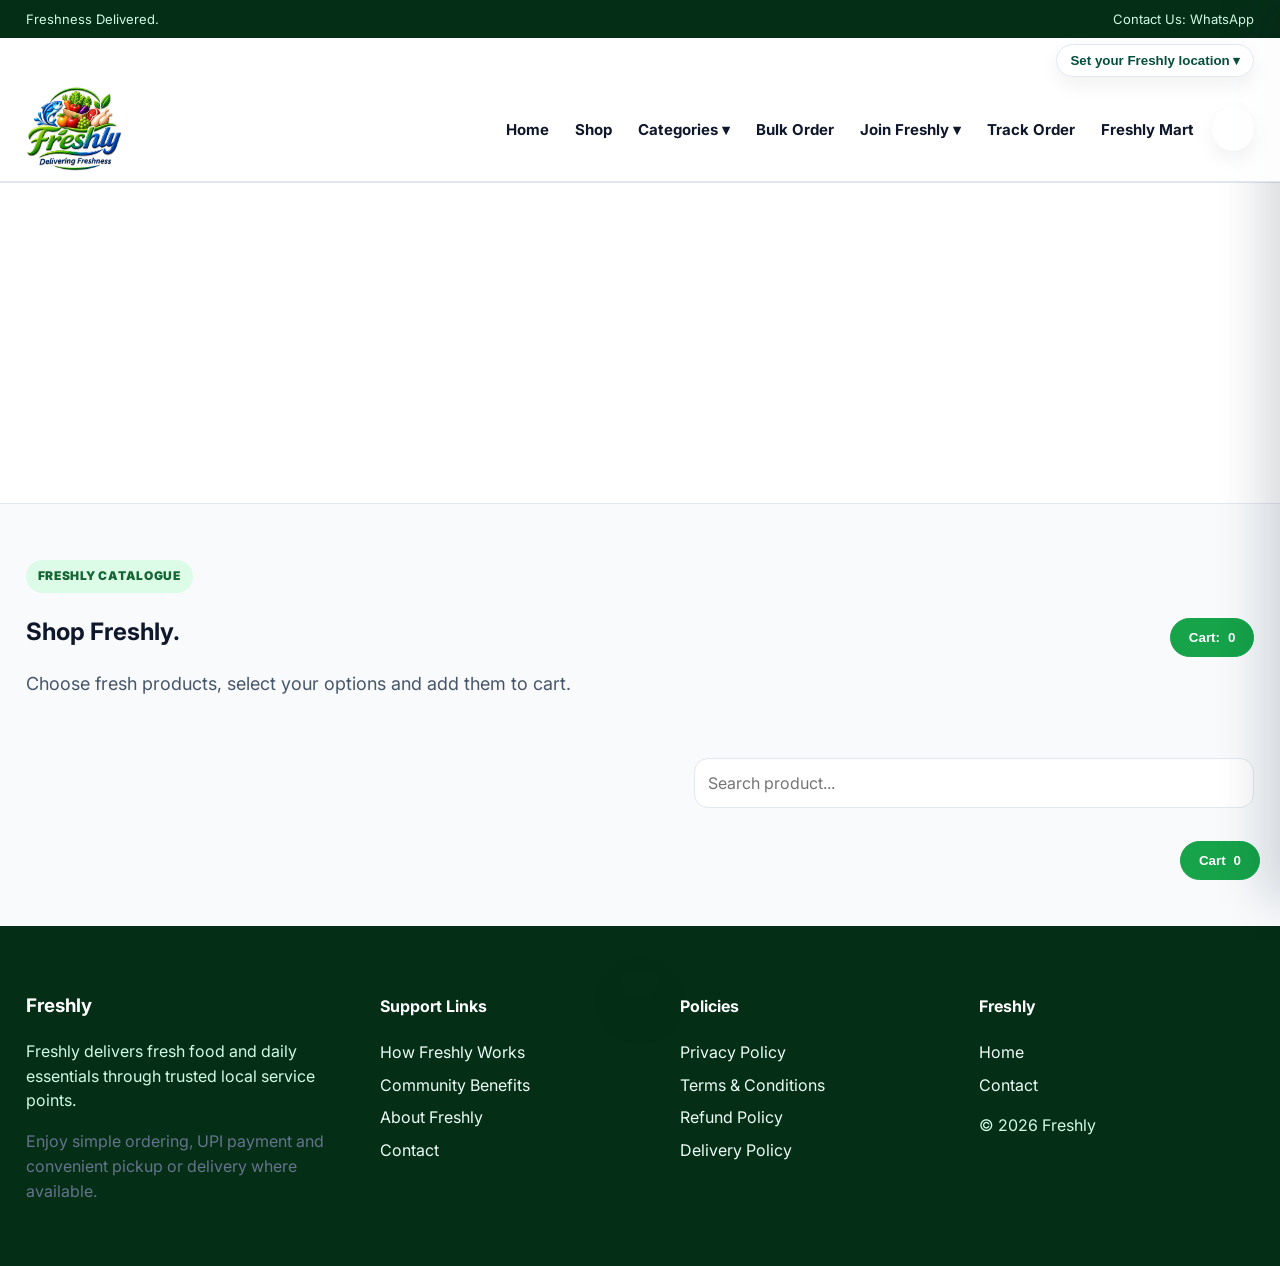
<file: index.html>
<!DOCTYPE html><html lang="en"><head><meta charset="UTF-8"><meta name="viewport" content="width=device-width, initial-scale=1.0"><title>Freshly - Community Fresh Commerce</title><meta name="description" content="Freshly community-driven fresh commerce platform"><link rel="preconnect" href="https://fonts.googleapis.com"><link rel="preconnect" href="https://fonts.gstatic.com" crossorigin><link href="https://fonts.googleapis.com/css2?family=Inter:wght@400;500;600;700;800;900&display=swap" rel="stylesheet"><link rel="stylesheet" href="assets/styles.css?v=3.2.2"></head><body id="home">
<div class="top-strip"><div class="container"><span>Freshness Delivered.</span><span>Contact Us: <a href="https://wa.me/919999999999" target="_blank" rel="noopener">WhatsApp</a></span></div></div>
<nav class="nav">
<div class="container nav-top-row">
 <div class="location-dropdown">
  <button class="location-toggle" type="button" data-location-toggle> Set your Freshly location ▾</button>
  <div class="location-dropdown-panel" data-location-panel>
  <h3>Set your Freshly location</h3>
  <p class="muted mini">Select country, district/city, area/pincode and nearby Freshly Hub.</p>
  <label>Country</label><select id="countrySelect" class="input"><option value="">Select Country</option></select>
  <label>District / City / Emirate</label><select id="districtSelect" class="input"><option value="">Select District / City</option></select>
  <label>Pincode / Area</label><input id="pincodeInput" class="input" placeholder="Enter pincode or area">
  <button id="checkPincodeBtn" class="btn btn-primary btn-full" type="button">Find Freshly Hubs</button>
  <label>Freshly Hub</label><select id="hubSelect" class="input"><option value="">Choose Freshly Hub</option></select>
  <div id="locationResult" class="notice mini hidden"></div>
  </div>
 </div>
</div>
<div class="container nav-inner">
 <a class="brand freshly-logo-brand" href="index.html#home" aria-label="Freshly Home"><img src="assets/freshly-logo-header.png" alt="Freshly logo"></a>
 <button class="mobile-toggle" type="button">Menu</button>
 <div class="menu">
  <a href="index.html#home">Home</a>
  <a href="index.html#shop">Shop</a>
  <div class="dropdown"><button class="dropdown-btn" type="button">Categories ▾</button><div class="dropdown-panel">
  <a href="index.html#shop" data-menu-cat="CAT-FISHSEA">Fish &amp; Seafood</a>
  <a href="index.html#shop" data-menu-cat="CAT-CHICKEN">Chicken</a>
  <a href="index.html#shop" data-menu-cat="CAT-MUTTON">Mutton</a>
  <a href="index.html#shop" data-menu-cat="CAT-EGGS">Eggs</a>
  <a href="index.html#shop" data-menu-cat="CAT-FV">Fruits &amp; Vegetables</a>
  <a href="index.html#shop" data-menu-cat="CAT-GROCERY">Groceries</a>
  <a href="index.html#shop" data-menu-cat="CAT-ESSENTIALS">Daily Essentials</a>
  <a href="index.html#shop" data-menu-cat="CAT-READY">Ready to Cook</a>
  <a href="index.html#shop" data-menu-cat="CAT-COMBO">Combo Packs</a>
  </div></div>
  <a href="bulk-orders.html">Bulk Order</a>
  <div class="dropdown"><button class="dropdown-btn" type="button">Join Freshly ▾</button><div class="dropdown-panel">
  <a href="join-freshly.html#hub">Become a Hub Partner</a>
  <a href="join-freshly.html#supplier">Become a Supplier</a>
  <a href="join-freshly.html#delivery">Become a Delivery Partner</a>
  <a href="join-freshly.html#district-master">Become a District Master</a>
  <a href="join-freshly.html#area-request">Start Freshly in My Area</a>
  </div></div>
  <a href="track-order.html">Track Order</a>
  <a href="freshly-mart.html">Freshly Mart</a>
  <a class="login-icon-link" href="customer-portal.html" title="Customer Login" aria-label="Customer Login"></a></div>
</div></nav>
<section class="promo-slider" aria-label="Freshly promotions and offers">
 <div class="promo-track" data-promo-track></div>
 <div class="promo-dots" data-promo-dots></div>
</section>
<section id="shop" class="section"><div class="container">
 <div class="split-line"><div><span class="eyebrow">Freshly catalogue</span><h2>Shop Freshly.</h2><p class="section-lead">Choose fresh products, select your options and add them to cart.</p></div><button class="btn btn-primary" data-open-cart>Cart: <span data-cart-count>0</span></button></div>
 <div class="toolbar"><div id="categoryTabs" class="category-tabs"></div><input id="catalogSearch" class="input search-box" placeholder="Search product..."></div>
 <div id="productGrid" class="product-grid"></div>
 <div id="orderSuccess" class="section hidden"></div>
</div></section>
<div id="productWindowModal" class="modal"><div class="modal-card product-detail-modal">
 <div class="split-line"><h2 data-product-window-title>Select Product</h2><button class="btn btn-small" data-product-window-close>Close</button></div>
 <div id="productWindowContent"></div>
</div></div>
<div id="cartDrawer" class="drawer"><div class="drawer-header"><h3>Your Cart</h3><button class="btn btn-small" data-close-cart>Close</button></div><div id="cartItems" class="cart-items"></div><div class="cart-total"><div class="split-line"><strong>Total</strong><strong data-cart-total>₹0</strong></div><br><button class="btn btn-primary" data-open-checkout>Checkout</button><p class="muted">Login/signup is required only during checkout.</p></div></div>
<button class="btn btn-primary cart-float" data-open-cart>Cart <span data-cart-count>0</span></button>
<div id="checkoutModal" class="modal"><div class="modal-card"><div class="split-line"><h2>Freshly Checkout</h2><button class="btn btn-small" data-close-modal>Close</button></div><div id="checkoutLines" class="card"></div><br><div data-customer-state></div>
 <form id="checkoutLoginForm" data-checkout-auth class="card"><h3>Signup / Login to continue checkout</h3><p class="muted">You can browse and add to cart without login.
Freshly ID is created during checkout for tracking, loyalty and receipts.</p><div class="form-grid"><div><label>Name</label><input class="input" name="Name" required></div><div><label>Phone / WhatsApp</label><input class="input" name="Phone" required></div><div><label>Email</label><input class="input" name="Email" type="email"></div><div><label>WhatsApp Updates</label><select class="input" name="WhatsAppOptIn"><option>Yes</option><option>No</option></select></div></div><br><button class="btn btn-primary" type="submit">Signup / Login</button></form>
 <form id="checkoutOrderForm" data-checkout-order class="card hidden"><h3>Delivery &amp; Payment</h3><div class="form-grid"><div><label>District</label><select class="input" name="DistrictID" data-district-select required></select></div><div><label>Pincode</label><input class="input" name="Pincode" data-checkout-pincode required></div><div><label>Nearest Freshly Hub</label><select class="input" name="HubID" data-hub-select required></select></div><div><label>Delivery Slot</label><select class="input" name="DeliverySlot" data-slot-select required></select></div><div><label>Fulfilment</label><select class="input" name="FulfilmentType"><option>Home Delivery</option><option>Pickup from Hub</option></select></div><div><label>Payment Mode</label><select class="input" name="PaymentMode"><option>UPI to Freshly</option><option>Pay at Hub using Freshly UPI QR</option><option>Pay on Delivery using Freshly UPI QR</option></select></div></div>
 <div class="checkout-address-card">
 <div class="split-line"><div><h3>Delivery Address</h3><p class="muted">Use your current location for accurate delivery, or enter address manually.</p></div><button class="btn btn-primary" type="button" id="useCurrentLocationBtn"> Use My Current Location</button></div>
 <input type="hidden" name="AddressMode" id="AddressMode" value="Manual">
 <input type="hidden" name="Latitude" id="Latitude">
 <input type="hidden" name="Longitude" id="Longitude">
 <input type="hidden" name="LocationAccuracy" id="LocationAccuracy">
 <input type="hidden" name="GoogleMapLink" id="GoogleMapLink">
 <input type="hidden" name="LocationCapturedAt" id="LocationCapturedAt">
 <div id="locationCaptureStatus" class="notice mini hidden"></div>
 <div class="form-grid">
 <div><label>House / Flat No.</label><input class="input" name="HouseNo" placeholder="House / Flat / Door No."></div>
 <div><label>Building / Apartment</label><input class="input" name="BuildingName" placeholder="Building name"></div>
 <div><label>Area</label><input class="input" name="Area" placeholder="Area / locality"></div>
 <div><label>Landmark</label><input class="input" name="Landmark" placeholder="Nearby landmark"></div>
 <div class="full"><label>Full Address</label><textarea class="input" name="ManualAddress" rows="3" placeholder="Enter full delivery address manually"></textarea></div>
 </div>
 </div>
 <div class="form-grid"><div class="full"><label>Special Instructions</label><input class="input" name="Notes" placeholder="Cleaning, cutting, delivery notes..."></div></div><div class="warning"><b>No cash handling by hubs.</b> All payments must be made directly to Freshly UPI or Freshly QR.</div><br><button class="btn btn-primary" type="submit">Place Order</button></form>
</div></div>
<footer class="footer"><div class="container footer-grid">
 <div><h3>Freshly</h3><p>Freshly delivers fresh food and daily essentials through trusted local service points.</p><p class="muted">Enjoy simple ordering, UPI payment and convenient pickup or delivery where available.</p></div>
 <div><h4>Support Links</h4><a href="how-freshly-works.html">How Freshly Works</a><a href="community-benefits.html">Community Benefits</a><a href="about.html">About Freshly</a><a href="contact.html">Contact</a></div>
 <div><h4>Policies</h4><a href="privacy.html">Privacy Policy</a><a href="terms.html">Terms &amp; Conditions</a><a href="refund-policy.html">Refund Policy</a><a href="delivery-policy.html">Delivery Policy</a></div>
 <div><h4>Freshly</h4><a href="index.html#home">Home</a><a href="contact.html">Contact</a><p>© <span id="year"></span> Freshly</p></div>
</div></footer><div id="statusBox" class="status-box"></div>
<script src="assets/config.js?v=3.2.2"></script><script src="assets/app.js?v=3.2.2"></script><script src="assets/freshly-location-hotfix.js?v=3.2.2"></script></body></html>
</file>
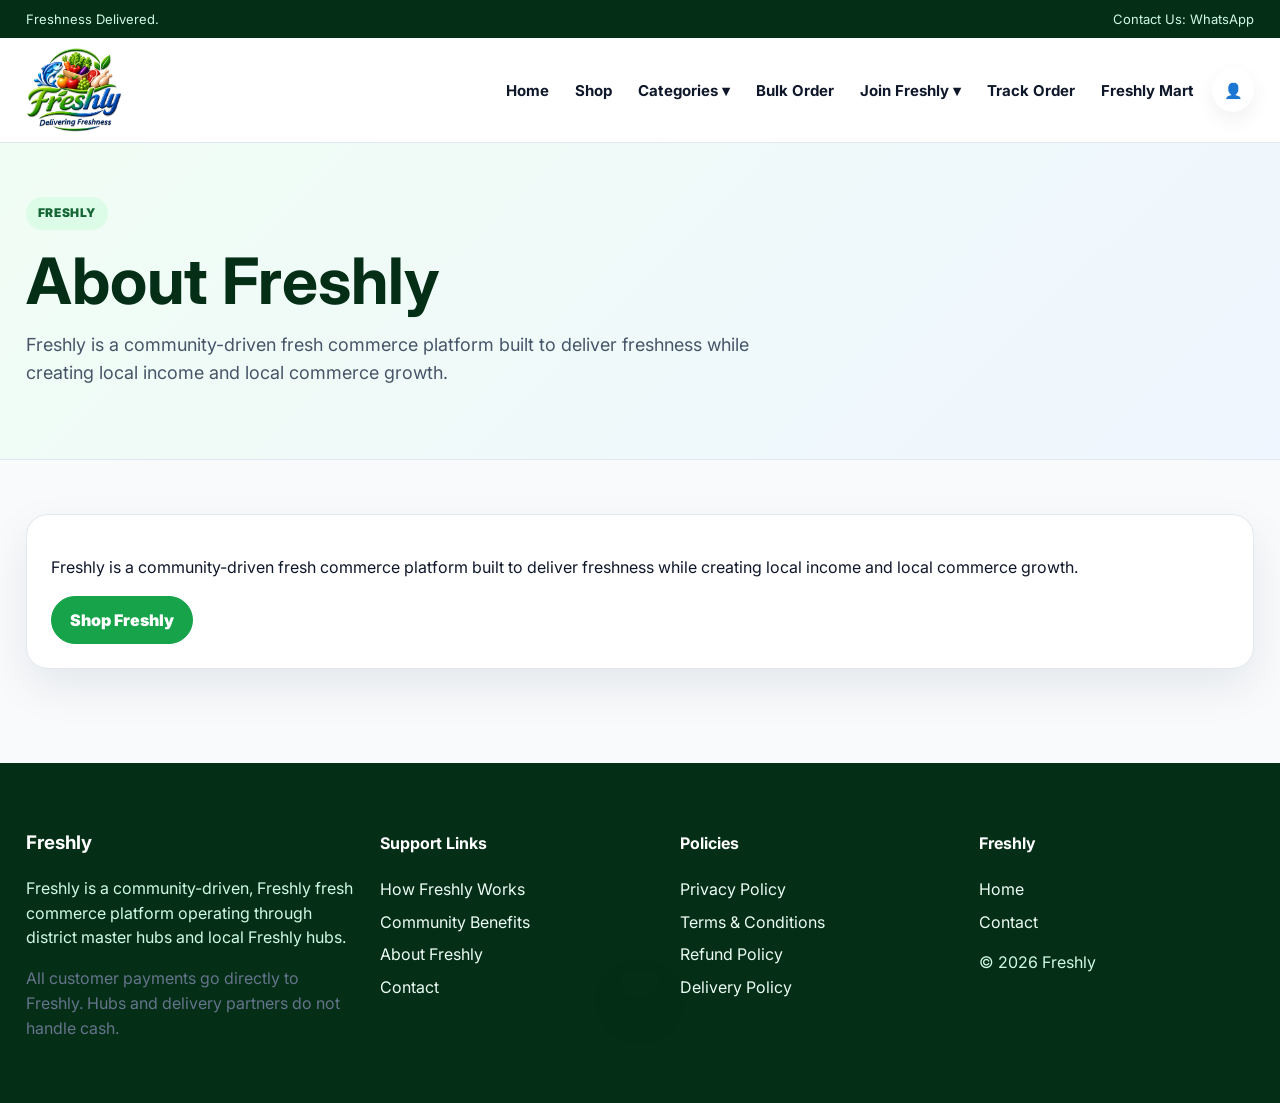
<file: about.html>
<!DOCTYPE html><html lang="en"><head><meta charset="UTF-8"><meta name="viewport" content="width=device-width, initial-scale=1.0"><title>About Freshly</title><meta name="description" content="Freshly community-driven fresh commerce platform"><link rel="preconnect" href="https://fonts.googleapis.com"><link rel="preconnect" href="https://fonts.gstatic.com" crossorigin><link href="https://fonts.googleapis.com/css2?family=Inter:wght@400;500;600;700;800;900&display=swap" rel="stylesheet"><link rel="stylesheet" href="assets/styles.css"></head><body>
<div class="top-strip"><div class="container"><span>Freshness Delivered.</span><span>Contact Us: <a href="https://wa.me/919999999999" target="_blank" rel="noopener">WhatsApp</a></span></div></div>
<nav class="nav"><div class="container nav-inner">
  <a class="brand freshly-logo-brand" href="index.html" aria-label="Freshly Home"><img src="assets/freshly-logo-header.png" alt="Freshly logo"></a>
  <button class="mobile-toggle" type="button">Menu</button>
  <div class="menu">
    <a href="index.html">Home</a>
    <a href="index.html#shop">Shop</a>
    <div class="dropdown"><button class="dropdown-btn" type="button">Categories ▾</button><div class="dropdown-panel">
      <a href="index.html#shop" data-menu-cat="CAT-FISHSEA">Fish &amp; Seafood</a>
      <a href="index.html#shop" data-menu-cat="CAT-CHICKEN">Chicken</a>
      <a href="index.html#shop" data-menu-cat="CAT-MUTTON">Mutton</a>
      <a href="index.html#shop" data-menu-cat="CAT-EGGS">Eggs</a>
      <a href="index.html#shop" data-menu-cat="CAT-FV">Fruits &amp; Vegetables</a>
      <a href="index.html#shop" data-menu-cat="CAT-GROCERY">Groceries</a>
      <a href="index.html#shop" data-menu-cat="CAT-ESSENTIALS">Daily Essentials</a>
      <a href="index.html#shop" data-menu-cat="CAT-READY">Ready to Cook</a>
      <a href="index.html#shop" data-menu-cat="CAT-COMBO">Combo Packs</a>
    </div></div>
    <a href="bulk-orders.html">Bulk Order</a>
    <div class="dropdown"><button class="dropdown-btn" type="button">Join Freshly ▾</button><div class="dropdown-panel">
      <a href="join-freshly.html#hub">Become a Hub Partner</a>
      <a href="join-freshly.html#supplier">Become a Supplier</a>
      <a href="join-freshly.html#delivery">Become a Delivery Partner</a>
      <a href="join-freshly.html#district-master">Become a District Master</a>
      <a href="join-freshly.html#area-request">Start Freshly in My Area</a>
    </div></div>
    <a href="track-order.html">Track Order</a>
    <a href="freshly-mart.html">Freshly Mart</a>
  <a class="login-icon-link" href="customer-portal.html" title="Customer Login" aria-label="Customer Login">👤</a></div>
</div></nav>
<section class="hero-mini"><div class="container"><span class="eyebrow">Freshly</span><h1>About Freshly</h1><p class="section-lead">Freshly is a community-driven fresh commerce platform built to deliver freshness while creating local income and local commerce growth.</p></div></section><section class="section"><div class="container card"><p>Freshly is a community-driven fresh commerce platform built to deliver freshness while creating local income and local commerce growth.</p><a class="btn btn-primary" href="index.html#shop">Shop Freshly</a></div></section>
<footer class="footer"><div class="container footer-grid">
  <div><h3>Freshly</h3><p>Freshly is a community-driven, Freshly fresh commerce platform operating through district master hubs and local Freshly hubs.</p><p class="muted">All customer payments go directly to Freshly. Hubs and delivery partners do not handle cash.</p></div>
  <div><h4>Support Links</h4><a href="how-freshly-works.html">How Freshly Works</a><a href="community-benefits.html">Community Benefits</a><a href="about.html">About Freshly</a><a href="contact.html">Contact</a></div>
  <div><h4>Policies</h4><a href="privacy.html">Privacy Policy</a><a href="terms.html">Terms &amp; Conditions</a><a href="refund-policy.html">Refund Policy</a><a href="delivery-policy.html">Delivery Policy</a></div>
  <div><h4>Freshly</h4><a href="index.html#home">Home</a><a href="contact.html">Contact</a><p>© <span id="year"></span> Freshly</p></div>
</div></footer><div id="statusBox" class="status-box"></div>
<script src="assets/config.js"></script><script src="assets/app.js"></script></body></html>
</file>
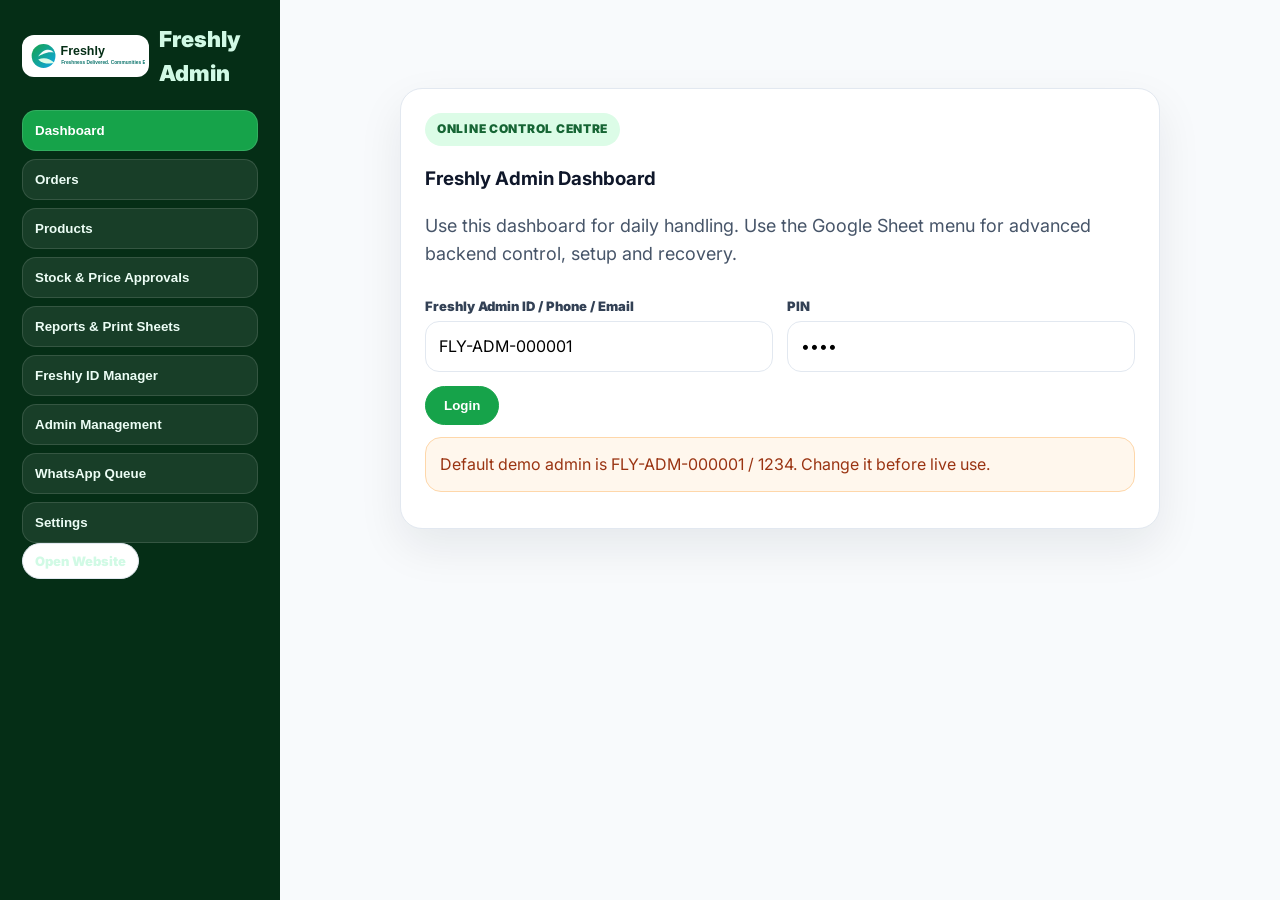
<file: admin.html>
<!DOCTYPE html><html lang="en"><head><meta charset="UTF-8"><meta name="viewport" content="width=device-width, initial-scale=1.0"><title>Freshly Admin Dashboard</title><link rel="preconnect" href="https://fonts.googleapis.com"><link rel="preconnect" href="https://fonts.gstatic.com" crossorigin><link href="https://fonts.googleapis.com/css2?family=Inter:wght@400;500;600;700;800;900&display=swap" rel="stylesheet"><link rel="stylesheet" href="assets/styles.css"></head><body>
<section class="admin-shell">
  <aside class="admin-sidebar"><a class="admin-brand" href="index.html"><img src="assets/freshly-logo.svg" alt="Freshly"><span>Freshly Admin</span></a><nav>
    <button class="admin-tab active" data-admin-tab="dashboard">Dashboard</button>
    <button class="admin-tab" data-admin-tab="orders">Orders</button>
    <button class="admin-tab" data-admin-tab="products">Products</button>
    <button class="admin-tab" data-admin-tab="approvals">Stock &amp; Price Approvals</button>
    <button class="admin-tab" data-admin-tab="reports">Reports &amp; Print Sheets</button>
    <button class="admin-tab" data-admin-tab="identity">Freshly ID Manager</button>
    <button class="admin-tab" data-admin-tab="admin-management">Admin Management</button>
    <button class="admin-tab" data-admin-tab="whatsapp">WhatsApp Queue</button>
    <button class="admin-tab" data-admin-tab="settings">Settings</button>
  </nav><a class="btn btn-small" href="index.html">Open Website</a></aside>
  <main class="admin-main">
    <section id="adminLoginPanel" class="admin-login card"><span class="eyebrow">Online control centre</span><h1>Freshly Admin Dashboard</h1><p class="section-lead">Use this dashboard for daily handling. Use the Google Sheet menu for advanced backend control, setup and recovery.</p><form id="adminLoginForm" class="form-grid"><div><label>Freshly Admin ID / Phone / Email</label><input class="input" name="Login" value="FLY-ADM-000001" required></div><div><label>PIN</label><input class="input" name="PIN" type="password" value="1234" required></div><div class="form-actions"><button class="btn btn-primary" type="submit">Login</button></div></form><p class="warning">Default demo admin is FLY-ADM-000001 / 1234. Change it before live use.</p></section>
    <section id="adminDashboardPanel" class="hidden"><div class="split-line"><div><span class="eyebrow">Admin dashboard</span><h1>Freshly Control Centre</h1><p class="muted">Logged in as <span data-admin-name>Admin</span></p></div><div><button class="btn" data-admin-refresh>Refresh</button><button class="btn btn-danger" data-admin-logout>Logout</button></div></div>
      <section class="admin-panel active" data-panel="dashboard"><div id="adminMetrics" class="metric-grid"></div><div class="grid grid-2"><div class="card"><h3>Recent Orders</h3><div id="recentOrders"></div></div><div class="card"><h3>Pending Approvals</h3><div id="pendingApprovals"></div></div></div></section>
      <section class="admin-panel" data-panel="orders"><h2>Orders</h2><p class="muted">Filter and update orders from Google Sheet backend. Recent order list is shown here for quick handling.</p><div id="ordersTable" class="table-wrap"></div></section>
      <section class="admin-panel" data-panel="products"><h2>Products</h2><p class="muted">Product catalogue is approval-first. Public website shows only Active + Approved products.</p><div id="productsTable" class="table-wrap"></div></section>
      <section class="admin-panel" data-panel="approvals"><h2>Stock &amp; Price Approvals</h2><div class="card"><p>Supplier updates remain pending until admin approves and applies them.</p><button class="btn btn-primary" data-admin-action="applyApprovedStockPriceUpdates">Apply Approved Stock &amp; Price Updates</button></div><div id="approvalTable" class="table-wrap"></div></section>
      <section class="admin-panel" data-panel="reports"><h2>Reports &amp; Print Sheets</h2>
        <div class="card"><h3>One-click report generation</h3><p class="muted">Use these buttons to generate daily, monthly and yearly reports. Generated sheets are safe to clear; main order, payment, product and customer data are protected.</p>
          <div class="grid grid-3">
            <button class="btn btn-primary" data-admin-action="generateAllDailyReports">Generate ALL Daily Reports</button>
            <button class="btn btn-primary" data-admin-action="generateAllMonthlyReports">Generate ALL Monthly Reports</button>
            <button class="btn btn-primary" data-admin-action="generateAllYearlyReports">Generate ALL Yearly Reports</button>
          </div>
        </div>
        <div class="card"><h3>Daily operational reports</h3>
          <div class="grid grid-3">
            <button class="btn" data-admin-action="generateDailyOrderReport">Daily Order Report</button>
            <button class="btn" data-admin-action="generateDailyProductRequirementReport">Product Requirement Report</button>
            <button class="btn" data-admin-action="generateTodayDistrictPurchaseSheet">Supplier Purchase Sheet</button>
            <button class="btn" data-admin-action="generateTodayHubDispatch">Hub Dispatch Sheets</button>
            <button class="btn" data-admin-action="generateTodayDeliverySheet">Delivery Sheets</button>
            <button class="btn" data-admin-action="generateTodayPaymentReport">Payment Report</button>
            <button class="btn" data-admin-action="generatePaymentPendingReport">Payment Pending Report</button>
            <button class="btn" data-admin-action="generateProductStockReport">Product Stock Report</button>
            <button class="btn" data-admin-action="generatePrintableDailySheets">Generate Print Sheets</button>
          </div>
        </div>
        <div class="card"><h3>Statements &amp; summaries</h3>
          <div class="grid grid-3">
            <button class="btn" data-admin-action="generateSupplierStatements">Supplier Statements</button>
            <button class="btn" data-admin-action="generateHubStatements">Hub Statements</button>
            <button class="btn" data-admin-action="generateCustomerStatements">Customer Statements</button>
            <button class="btn" data-admin-action="generateSalesSummaryReport">Sales Summary Report</button>
          </div>
        </div>
        <div class="card"><h3>Clear generated sheets</h3>
          <div class="grid grid-3">
            <button class="btn btn-danger" data-admin-action="clearPrintSheets" data-confirm="Clear only temporary print sheets? Main data will not be deleted.">Clear Print Sheets</button>
            <button class="btn btn-danger" data-admin-action="clearGeneratedReports" data-confirm="Clear generated reports only? Main order/payment/customer/product data will not be deleted.">Clear Generated Reports</button>
          </div>
        </div>
        <div class="notice"><b>Safety rule:</b> clear functions affect only generated report/print sheets, never Orders, OrderItems, Products, Customers, Payments, FreshlyIDRegistry, AdminActivityLog or AuditLog.</div>
      </section>
      <section class="admin-panel" data-panel="identity"><h2>Freshly ID Manager</h2><div class="grid grid-2"><form id="freshlyIdForm" class="card"><h3>Create Freshly ID</h3><label>Entity Type</label><select class="input" name="EntityType"><option>Customer</option><option>Supplier</option><option>Hub Partner</option><option>District Master</option><option>Delivery Partner</option><option>Admin User</option><option>Product</option><option>Order</option><option>Payment</option><option>Refund</option><option>District</option><option>Local Hub</option><option>Support Ticket</option></select><label>Name</label><input class="input" name="Name" required><label>Mobile</label><input class="input" name="Mobile"><label>Email</label><input class="input" name="Email"><label>District</label><input class="input" name="District"><br><button class="btn btn-primary" type="submit">Create Freshly ID</button></form><div class="card"><h3>Maintenance</h3><button class="btn btn-primary" data-admin-action="generateMissingFreshlyIDs">Generate Missing Freshly IDs</button><p class="muted">Creates IDs for existing customers, suppliers, hubs, delivery partners, admins, products, orders and payments.</p><div id="freshlyIdResult"></div></div></div><div id="freshlyIdRegistry" class="table-wrap"></div></section>
      <section class="admin-panel" data-panel="admin-management"><h2>Admin Management</h2><div class="grid grid-2"><form id="createAdminForm" class="card"><h3>Create Admin User</h3><label>Name</label><input class="input" name="Name" required><label>Mobile</label><input class="input" name="Mobile" required><label>Email</label><input class="input" name="Email"><label>Role</label><select class="input" name="Role"><option>Super Admin</option><option>Head Office Admin</option><option>District Admin</option><option>District Master</option><option>Hub Admin</option><option>Support Admin</option><option>Accounts Admin</option><option>Delivery Coordinator</option><option>Read Only</option></select><label>PIN</label><input class="input" name="PIN" required><br><button class="btn btn-primary" type="submit">Create Admin</button></form><div class="card"><h3>Admin controls</h3><p>Use Google Sheet menu for reset PIN, activate/deactivate, roles and emergency access recovery.</p><button class="btn" data-admin-action="refreshDashboard">Refresh Backend Dashboard</button></div></div><div id="adminUsersTable" class="table-wrap"></div></section>
      <section class="admin-panel" data-panel="whatsapp"><h2>WhatsApp Queue</h2><p class="muted">Default mode is LOG_ONLY. Production sending uses Meta WhatsApp Cloud API tokens stored in Apps Script Properties.</p><button class="btn btn-primary" data-admin-action="processPendingWhatsAppQueue">Process Pending Queue</button><div id="whatsappTable" class="table-wrap"></div></section>
      <section class="admin-panel" data-panel="settings"><h2>Settings</h2><p>Backend secrets must not be stored in website files. Store WhatsApp tokens and admin secrets in Apps Script Properties.</p><div id="settingsTable" class="table-wrap"></div></section>
    </section>
  </main>
</section>
<div id="statusBox" class="status-box"></div><script src="assets/config.js"></script><script src="assets/app.js"></script></body></html>
</file>
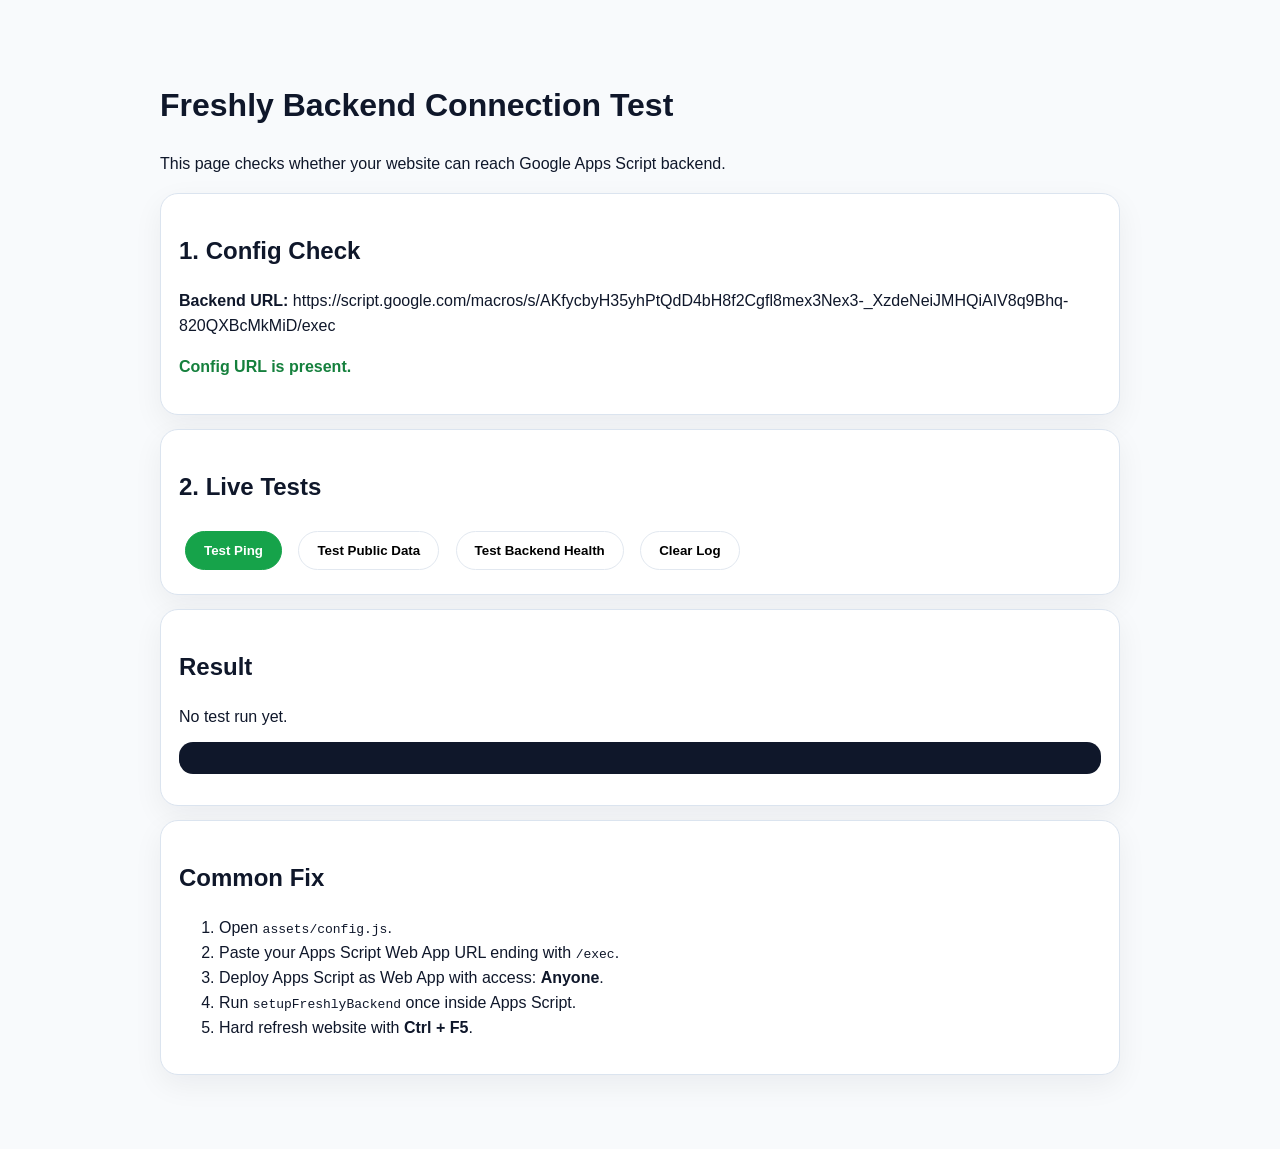
<file: backend-test.html>
<!DOCTYPE html>
<html lang="en">
<head>
<meta charset="UTF-8">
<meta name="viewport" content="width=device-width, initial-scale=1.0">
<title>Freshly Backend Test</title>
<link rel="stylesheet" href="assets/styles.css">
<style>
.test-shell{max-width:1000px;margin:40px auto;padding:20px}
.test-box{background:#fff;border:1px solid #dbe4ef;border-radius:18px;padding:18px;margin:14px 0;box-shadow:0 10px 30px rgba(15,23,42,.06)}
.status-ok{color:#15803d;font-weight:900}
.status-bad{color:#b91c1c;font-weight:900}
pre{white-space:pre-wrap;background:#0f172a;color:#e5e7eb;padding:16px;border-radius:14px;overflow:auto;max-height:420px}
button{margin:6px}
</style>
</head>
<body>
<div class="test-shell">
  <h1>Freshly Backend Connection Test</h1>
  <p>This page checks whether your website can reach Google Apps Script backend.</p>

  <div class="test-box">
    <h2>1. Config Check</h2>
    <p><b>Backend URL:</b> <span id="backendUrl">Checking...</span></p>
    <p id="configStatus"></p>
  </div>

  <div class="test-box">
    <h2>2. Live Tests</h2>
    <button class="btn btn-primary" onclick="testPing()">Test Ping</button>
    <button class="btn" onclick="testPublicData()">Test Public Data</button>
    <button class="btn" onclick="testHealth()">Test Backend Health</button>
    <button class="btn" onclick="clearLog()">Clear Log</button>
  </div>

  <div class="test-box">
    <h2>Result</h2>
    <div id="resultText">No test run yet.</div>
    <pre id="resultLog"></pre>
  </div>

  <div class="test-box">
    <h2>Common Fix</h2>
    <ol>
      <li>Open <code>assets/config.js</code>.</li>
      <li>Paste your Apps Script Web App URL ending with <code>/exec</code>.</li>
      <li>Deploy Apps Script as Web App with access: <b>Anyone</b>.</li>
      <li>Run <code>setupFreshlyBackend</code> once inside Apps Script.</li>
      <li>Hard refresh website with <b>Ctrl + F5</b>.</li>
    </ol>
  </div>
</div>

<script src="assets/config.js"></script>
<script>
const cfg = window.FRESHLY_CONFIG || {};
const urlBox = document.getElementById('backendUrl');
const statusBox = document.getElementById('configStatus');
const resultText = document.getElementById('resultText');
const resultLog = document.getElementById('resultLog');

function showConfig(){
  const url = cfg.BACKEND_URL || '';
  urlBox.textContent = url || 'EMPTY';
  if(!url){
    statusBox.innerHTML = '<span class="status-bad">BACKEND_URL is empty. Backend cannot load.</span>';
  }else if(!url.includes('/exec')){
    statusBox.innerHTML = '<span class="status-bad">URL does not look like a Web App /exec URL.</span>';
  }else{
    statusBox.innerHTML = '<span class="status-ok">Config URL is present.</span>';
  }
}
showConfig();

async function callBackend(action, method='GET'){
  if(!cfg.BACKEND_URL) throw new Error('BACKEND_URL is empty in assets/config.js');
  let res;
  if(method === 'GET'){
    res = await fetch(cfg.BACKEND_URL + '?action=' + encodeURIComponent(action) + '&t=' + Date.now(), {cache:'no-store'});
  }else{
    res = await fetch(cfg.BACKEND_URL, {
      method:'POST',
      headers:{'Content-Type':'text/plain;charset=utf-8'},
      body:JSON.stringify({action:action,data:{}})
    });
  }
  const text = await res.text();
  let json;
  try{ json = JSON.parse(text); }catch(e){ throw new Error('Backend returned non-JSON: ' + text.slice(0,300)); }
  return json;
}

async function run(label, action){
  resultText.innerHTML = 'Running ' + label + '...';
  resultLog.textContent = '';
  try{
    const data = await callBackend(action, 'GET');
    resultText.innerHTML = '<span class="status-ok">' + label + ' successful.</span>';
    resultLog.textContent = JSON.stringify(data, null, 2);
  }catch(err){
    resultText.innerHTML = '<span class="status-bad">' + label + ' failed: ' + err.message + '</span>';
    resultLog.textContent = String(err.stack || err.message || err);
  }
}
function testPing(){ run('Ping', 'ping'); }
function testPublicData(){ run('Public Data', 'getPublicData'); }
function testHealth(){ run('Backend Health', 'backendHealth'); }
function clearLog(){ resultText.textContent='No test run yet.'; resultLog.textContent=''; }
</script>
</body>
</html>
</file>
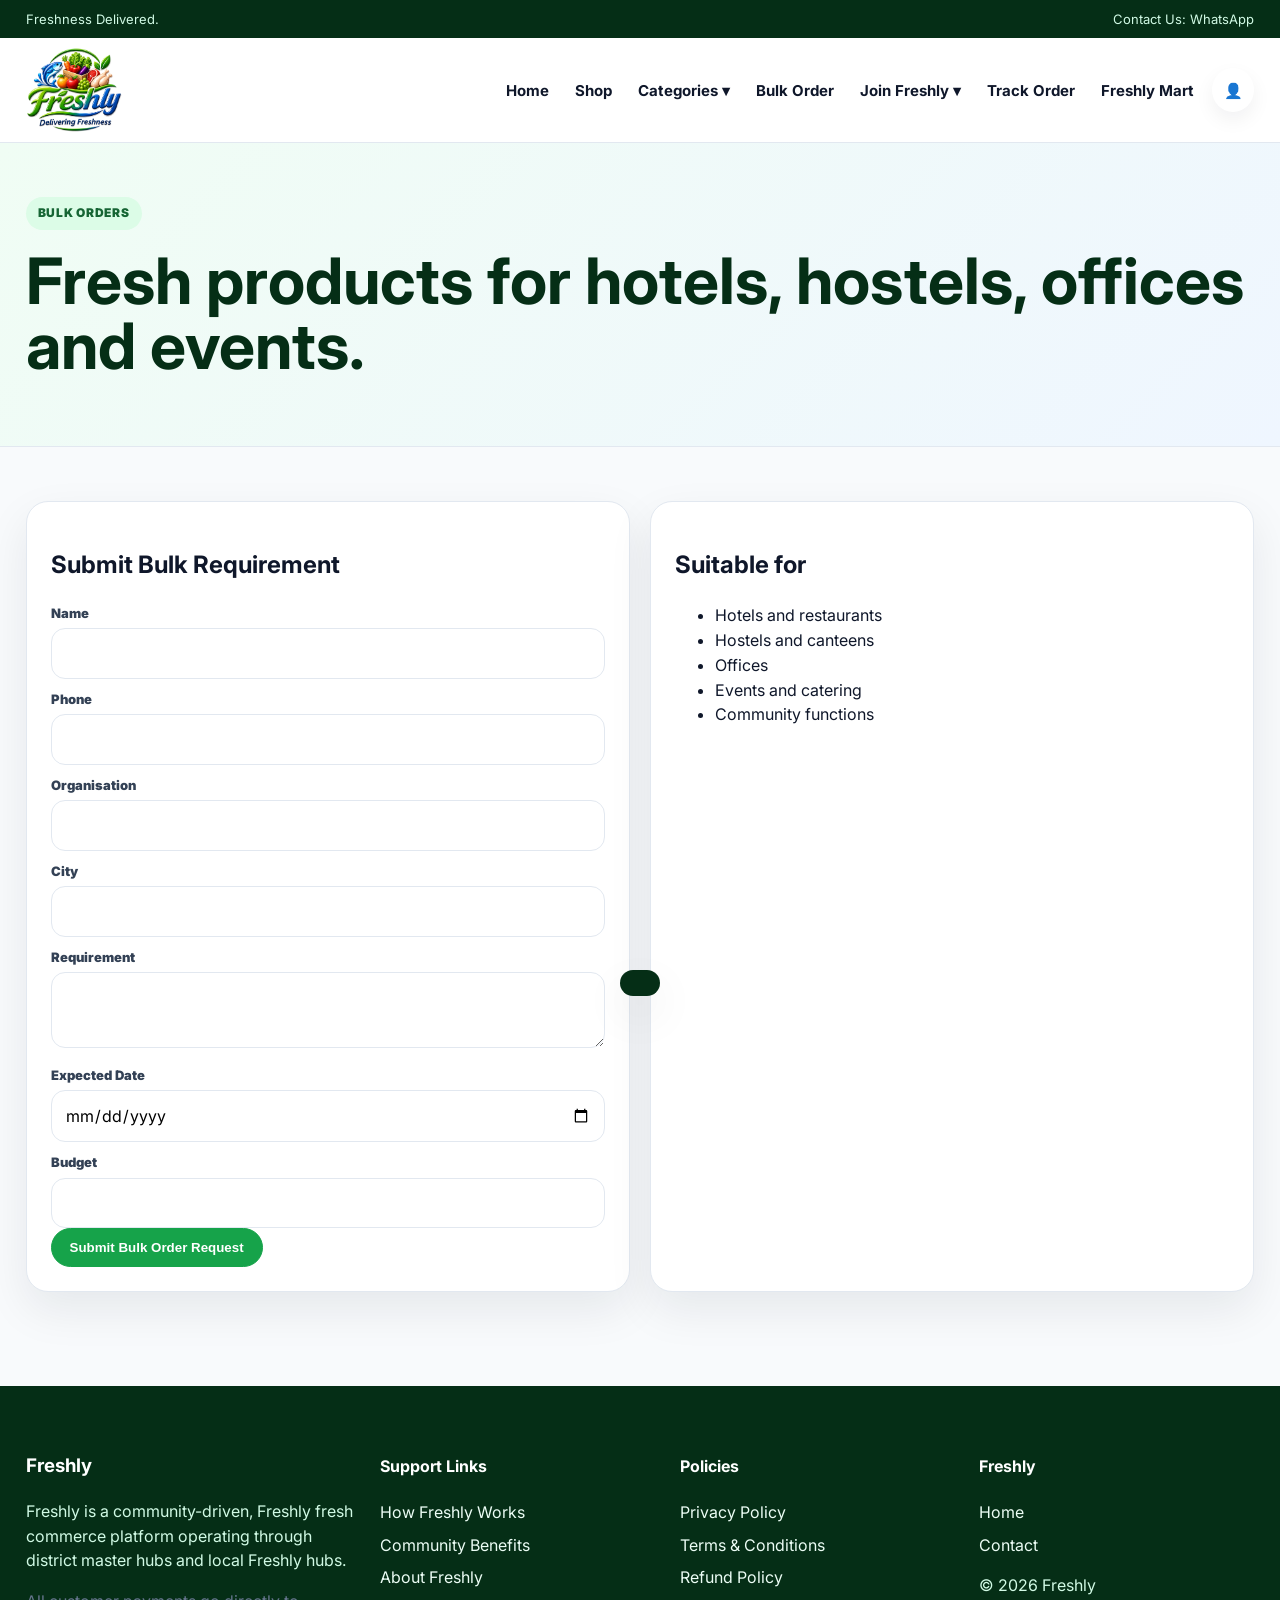
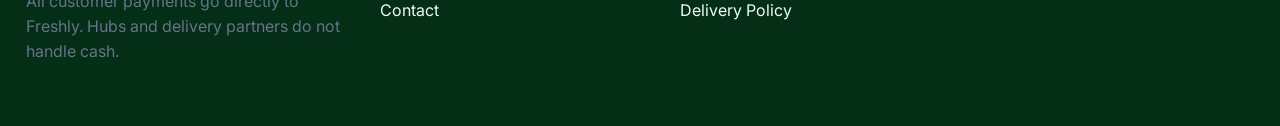
<file: bulk-orders.html>
<!DOCTYPE html><html lang="en"><head><meta charset="UTF-8"><meta name="viewport" content="width=device-width, initial-scale=1.0"><title>Freshly Bulk Orders</title><meta name="description" content="Freshly community-driven fresh commerce platform"><link rel="preconnect" href="https://fonts.googleapis.com"><link rel="preconnect" href="https://fonts.gstatic.com" crossorigin><link href="https://fonts.googleapis.com/css2?family=Inter:wght@400;500;600;700;800;900&display=swap" rel="stylesheet"><link rel="stylesheet" href="assets/styles.css"></head><body>
<div class="top-strip"><div class="container"><span>Freshness Delivered.</span><span>Contact Us: <a href="https://wa.me/919999999999" target="_blank" rel="noopener">WhatsApp</a></span></div></div>
<nav class="nav"><div class="container nav-inner">
  <a class="brand freshly-logo-brand" href="index.html" aria-label="Freshly Home"><img src="assets/freshly-logo-header.png" alt="Freshly logo"></a>
  <button class="mobile-toggle" type="button">Menu</button>
  <div class="menu">
    <a href="index.html">Home</a>
    <a href="index.html#shop">Shop</a>
    <div class="dropdown"><button class="dropdown-btn" type="button">Categories ▾</button><div class="dropdown-panel">
      <a href="index.html#shop" data-menu-cat="CAT-FISHSEA">Fish &amp; Seafood</a>
      <a href="index.html#shop" data-menu-cat="CAT-CHICKEN">Chicken</a>
      <a href="index.html#shop" data-menu-cat="CAT-MUTTON">Mutton</a>
      <a href="index.html#shop" data-menu-cat="CAT-EGGS">Eggs</a>
      <a href="index.html#shop" data-menu-cat="CAT-FV">Fruits &amp; Vegetables</a>
      <a href="index.html#shop" data-menu-cat="CAT-GROCERY">Groceries</a>
      <a href="index.html#shop" data-menu-cat="CAT-ESSENTIALS">Daily Essentials</a>
      <a href="index.html#shop" data-menu-cat="CAT-READY">Ready to Cook</a>
      <a href="index.html#shop" data-menu-cat="CAT-COMBO">Combo Packs</a>
    </div></div>
    <a href="bulk-orders.html">Bulk Order</a>
    <div class="dropdown"><button class="dropdown-btn" type="button">Join Freshly ▾</button><div class="dropdown-panel">
      <a href="join-freshly.html#hub">Become a Hub Partner</a>
      <a href="join-freshly.html#supplier">Become a Supplier</a>
      <a href="join-freshly.html#delivery">Become a Delivery Partner</a>
      <a href="join-freshly.html#district-master">Become a District Master</a>
      <a href="join-freshly.html#area-request">Start Freshly in My Area</a>
    </div></div>
    <a href="track-order.html">Track Order</a>
    <a href="freshly-mart.html">Freshly Mart</a>
  <a class="login-icon-link" href="customer-portal.html" title="Customer Login" aria-label="Customer Login">👤</a></div>
</div></nav>

<section class="hero-mini"><div class="container"><span class="eyebrow">Bulk Orders</span><h1>Fresh products for hotels, hostels, offices and events.</h1></div></section><section class="section"><div class="container grid grid-2"><form data-freshly-form="bulkOrder" class="card"><h2>Submit Bulk Requirement</h2><label>Name</label><input class="input" name="Name" required><label>Phone</label><input class="input" name="Phone" required><label>Organisation</label><input class="input" name="Organisation"><label>City</label><input class="input" name="City"><label>Requirement</label><textarea class="input" name="Requirement" required></textarea><label>Expected Date</label><input class="input" name="ExpectedDate" type="date"><label>Budget</label><input class="input" name="Budget"><br><button class="btn btn-primary">Submit Bulk Order Request</button></form><div class="card"><h2>Suitable for</h2><ul><li>Hotels and restaurants</li><li>Hostels and canteens</li><li>Offices</li><li>Events and catering</li><li>Community functions</li></ul></div></div></section>

<footer class="footer"><div class="container footer-grid">
  <div><h3>Freshly</h3><p>Freshly is a community-driven, Freshly fresh commerce platform operating through district master hubs and local Freshly hubs.</p><p class="muted">All customer payments go directly to Freshly. Hubs and delivery partners do not handle cash.</p></div>
  <div><h4>Support Links</h4><a href="how-freshly-works.html">How Freshly Works</a><a href="community-benefits.html">Community Benefits</a><a href="about.html">About Freshly</a><a href="contact.html">Contact</a></div>
  <div><h4>Policies</h4><a href="privacy.html">Privacy Policy</a><a href="terms.html">Terms &amp; Conditions</a><a href="refund-policy.html">Refund Policy</a><a href="delivery-policy.html">Delivery Policy</a></div>
  <div><h4>Freshly</h4><a href="index.html#home">Home</a><a href="contact.html">Contact</a><p>© <span id="year"></span> Freshly</p></div>
</div></footer><div id="statusBox" class="status-box"></div>
<script src="assets/config.js"></script><script src="assets/app.js"></script></body></html>
</file>
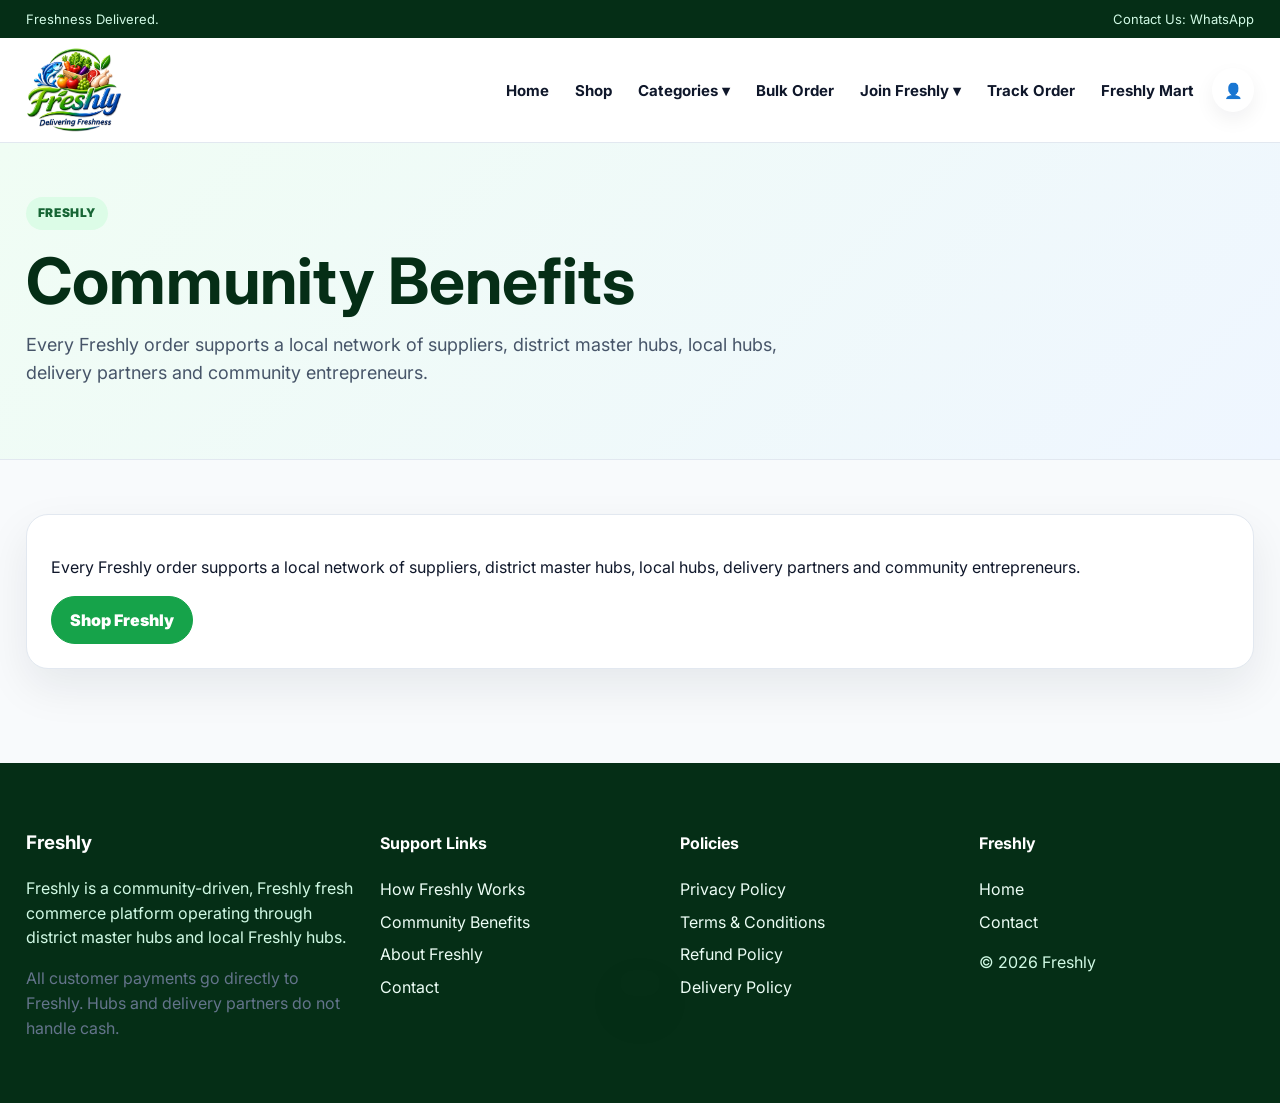
<file: community-benefits.html>
<!DOCTYPE html><html lang="en"><head><meta charset="UTF-8"><meta name="viewport" content="width=device-width, initial-scale=1.0"><title>Community Benefits</title><meta name="description" content="Freshly community-driven fresh commerce platform"><link rel="preconnect" href="https://fonts.googleapis.com"><link rel="preconnect" href="https://fonts.gstatic.com" crossorigin><link href="https://fonts.googleapis.com/css2?family=Inter:wght@400;500;600;700;800;900&display=swap" rel="stylesheet"><link rel="stylesheet" href="assets/styles.css"></head><body>
<div class="top-strip"><div class="container"><span>Freshness Delivered.</span><span>Contact Us: <a href="https://wa.me/919999999999" target="_blank" rel="noopener">WhatsApp</a></span></div></div>
<nav class="nav"><div class="container nav-inner">
  <a class="brand freshly-logo-brand" href="index.html" aria-label="Freshly Home"><img src="assets/freshly-logo-header.png" alt="Freshly logo"></a>
  <button class="mobile-toggle" type="button">Menu</button>
  <div class="menu">
    <a href="index.html">Home</a>
    <a href="index.html#shop">Shop</a>
    <div class="dropdown"><button class="dropdown-btn" type="button">Categories ▾</button><div class="dropdown-panel">
      <a href="index.html#shop" data-menu-cat="CAT-FISHSEA">Fish &amp; Seafood</a>
      <a href="index.html#shop" data-menu-cat="CAT-CHICKEN">Chicken</a>
      <a href="index.html#shop" data-menu-cat="CAT-MUTTON">Mutton</a>
      <a href="index.html#shop" data-menu-cat="CAT-EGGS">Eggs</a>
      <a href="index.html#shop" data-menu-cat="CAT-FV">Fruits &amp; Vegetables</a>
      <a href="index.html#shop" data-menu-cat="CAT-GROCERY">Groceries</a>
      <a href="index.html#shop" data-menu-cat="CAT-ESSENTIALS">Daily Essentials</a>
      <a href="index.html#shop" data-menu-cat="CAT-READY">Ready to Cook</a>
      <a href="index.html#shop" data-menu-cat="CAT-COMBO">Combo Packs</a>
    </div></div>
    <a href="bulk-orders.html">Bulk Order</a>
    <div class="dropdown"><button class="dropdown-btn" type="button">Join Freshly ▾</button><div class="dropdown-panel">
      <a href="join-freshly.html#hub">Become a Hub Partner</a>
      <a href="join-freshly.html#supplier">Become a Supplier</a>
      <a href="join-freshly.html#delivery">Become a Delivery Partner</a>
      <a href="join-freshly.html#district-master">Become a District Master</a>
      <a href="join-freshly.html#area-request">Start Freshly in My Area</a>
    </div></div>
    <a href="track-order.html">Track Order</a>
    <a href="freshly-mart.html">Freshly Mart</a>
  <a class="login-icon-link" href="customer-portal.html" title="Customer Login" aria-label="Customer Login">👤</a></div>
</div></nav>
<section class="hero-mini"><div class="container"><span class="eyebrow">Freshly</span><h1>Community Benefits</h1><p class="section-lead">Every Freshly order supports a local network of suppliers, district master hubs, local hubs, delivery partners and community entrepreneurs.</p></div></section><section class="section"><div class="container card"><p>Every Freshly order supports a local network of suppliers, district master hubs, local hubs, delivery partners and community entrepreneurs.</p><a class="btn btn-primary" href="index.html#shop">Shop Freshly</a></div></section>
<footer class="footer"><div class="container footer-grid">
  <div><h3>Freshly</h3><p>Freshly is a community-driven, Freshly fresh commerce platform operating through district master hubs and local Freshly hubs.</p><p class="muted">All customer payments go directly to Freshly. Hubs and delivery partners do not handle cash.</p></div>
  <div><h4>Support Links</h4><a href="how-freshly-works.html">How Freshly Works</a><a href="community-benefits.html">Community Benefits</a><a href="about.html">About Freshly</a><a href="contact.html">Contact</a></div>
  <div><h4>Policies</h4><a href="privacy.html">Privacy Policy</a><a href="terms.html">Terms &amp; Conditions</a><a href="refund-policy.html">Refund Policy</a><a href="delivery-policy.html">Delivery Policy</a></div>
  <div><h4>Freshly</h4><a href="index.html#home">Home</a><a href="contact.html">Contact</a><p>© <span id="year"></span> Freshly</p></div>
</div></footer><div id="statusBox" class="status-box"></div>
<script src="assets/config.js"></script><script src="assets/app.js"></script></body></html>
</file>
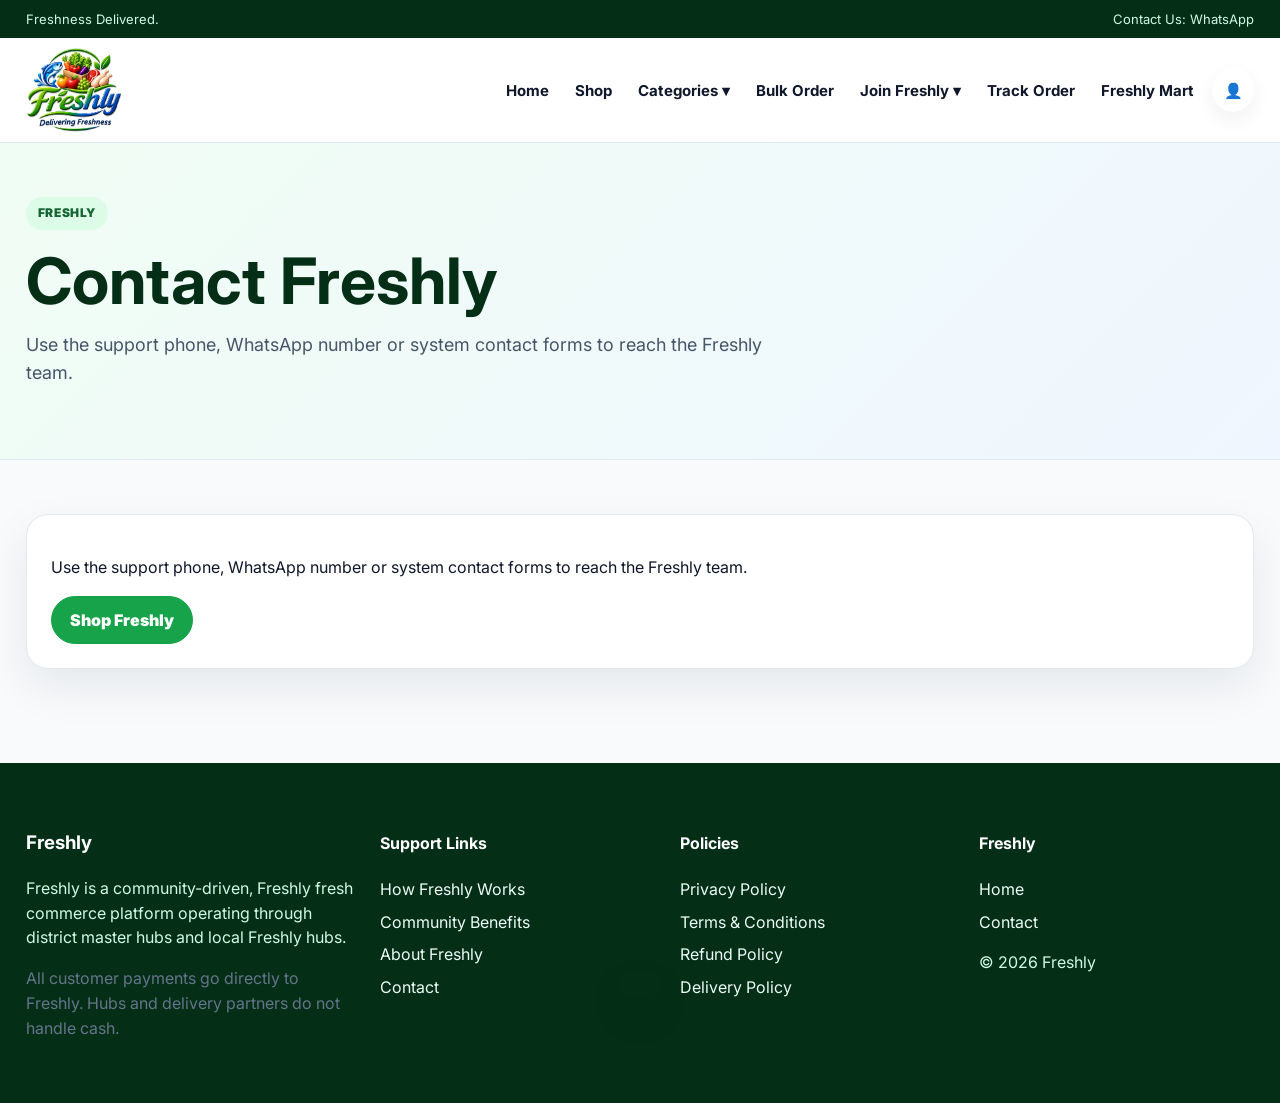
<file: contact.html>
<!DOCTYPE html><html lang="en"><head><meta charset="UTF-8"><meta name="viewport" content="width=device-width, initial-scale=1.0"><title>Contact Freshly</title><meta name="description" content="Freshly community-driven fresh commerce platform"><link rel="preconnect" href="https://fonts.googleapis.com"><link rel="preconnect" href="https://fonts.gstatic.com" crossorigin><link href="https://fonts.googleapis.com/css2?family=Inter:wght@400;500;600;700;800;900&display=swap" rel="stylesheet"><link rel="stylesheet" href="assets/styles.css"></head><body>
<div class="top-strip"><div class="container"><span>Freshness Delivered.</span><span>Contact Us: <a href="https://wa.me/919999999999" target="_blank" rel="noopener">WhatsApp</a></span></div></div>
<nav class="nav"><div class="container nav-inner">
  <a class="brand freshly-logo-brand" href="index.html" aria-label="Freshly Home"><img src="assets/freshly-logo-header.png" alt="Freshly logo"></a>
  <button class="mobile-toggle" type="button">Menu</button>
  <div class="menu">
    <a href="index.html">Home</a>
    <a href="index.html#shop">Shop</a>
    <div class="dropdown"><button class="dropdown-btn" type="button">Categories ▾</button><div class="dropdown-panel">
      <a href="index.html#shop" data-menu-cat="CAT-FISHSEA">Fish &amp; Seafood</a>
      <a href="index.html#shop" data-menu-cat="CAT-CHICKEN">Chicken</a>
      <a href="index.html#shop" data-menu-cat="CAT-MUTTON">Mutton</a>
      <a href="index.html#shop" data-menu-cat="CAT-EGGS">Eggs</a>
      <a href="index.html#shop" data-menu-cat="CAT-FV">Fruits &amp; Vegetables</a>
      <a href="index.html#shop" data-menu-cat="CAT-GROCERY">Groceries</a>
      <a href="index.html#shop" data-menu-cat="CAT-ESSENTIALS">Daily Essentials</a>
      <a href="index.html#shop" data-menu-cat="CAT-READY">Ready to Cook</a>
      <a href="index.html#shop" data-menu-cat="CAT-COMBO">Combo Packs</a>
    </div></div>
    <a href="bulk-orders.html">Bulk Order</a>
    <div class="dropdown"><button class="dropdown-btn" type="button">Join Freshly ▾</button><div class="dropdown-panel">
      <a href="join-freshly.html#hub">Become a Hub Partner</a>
      <a href="join-freshly.html#supplier">Become a Supplier</a>
      <a href="join-freshly.html#delivery">Become a Delivery Partner</a>
      <a href="join-freshly.html#district-master">Become a District Master</a>
      <a href="join-freshly.html#area-request">Start Freshly in My Area</a>
    </div></div>
    <a href="track-order.html">Track Order</a>
    <a href="freshly-mart.html">Freshly Mart</a>
  <a class="login-icon-link" href="customer-portal.html" title="Customer Login" aria-label="Customer Login">👤</a></div>
</div></nav>
<section class="hero-mini"><div class="container"><span class="eyebrow">Freshly</span><h1>Contact Freshly</h1><p class="section-lead">Use the support phone, WhatsApp number or system contact forms to reach the Freshly team.</p></div></section><section class="section"><div class="container card"><p>Use the support phone, WhatsApp number or system contact forms to reach the Freshly team.</p><a class="btn btn-primary" href="index.html#shop">Shop Freshly</a></div></section>
<footer class="footer"><div class="container footer-grid">
  <div><h3>Freshly</h3><p>Freshly is a community-driven, Freshly fresh commerce platform operating through district master hubs and local Freshly hubs.</p><p class="muted">All customer payments go directly to Freshly. Hubs and delivery partners do not handle cash.</p></div>
  <div><h4>Support Links</h4><a href="how-freshly-works.html">How Freshly Works</a><a href="community-benefits.html">Community Benefits</a><a href="about.html">About Freshly</a><a href="contact.html">Contact</a></div>
  <div><h4>Policies</h4><a href="privacy.html">Privacy Policy</a><a href="terms.html">Terms &amp; Conditions</a><a href="refund-policy.html">Refund Policy</a><a href="delivery-policy.html">Delivery Policy</a></div>
  <div><h4>Freshly</h4><a href="index.html#home">Home</a><a href="contact.html">Contact</a><p>© <span id="year"></span> Freshly</p></div>
</div></footer><div id="statusBox" class="status-box"></div>
<script src="assets/config.js"></script><script src="assets/app.js"></script></body></html>
</file>
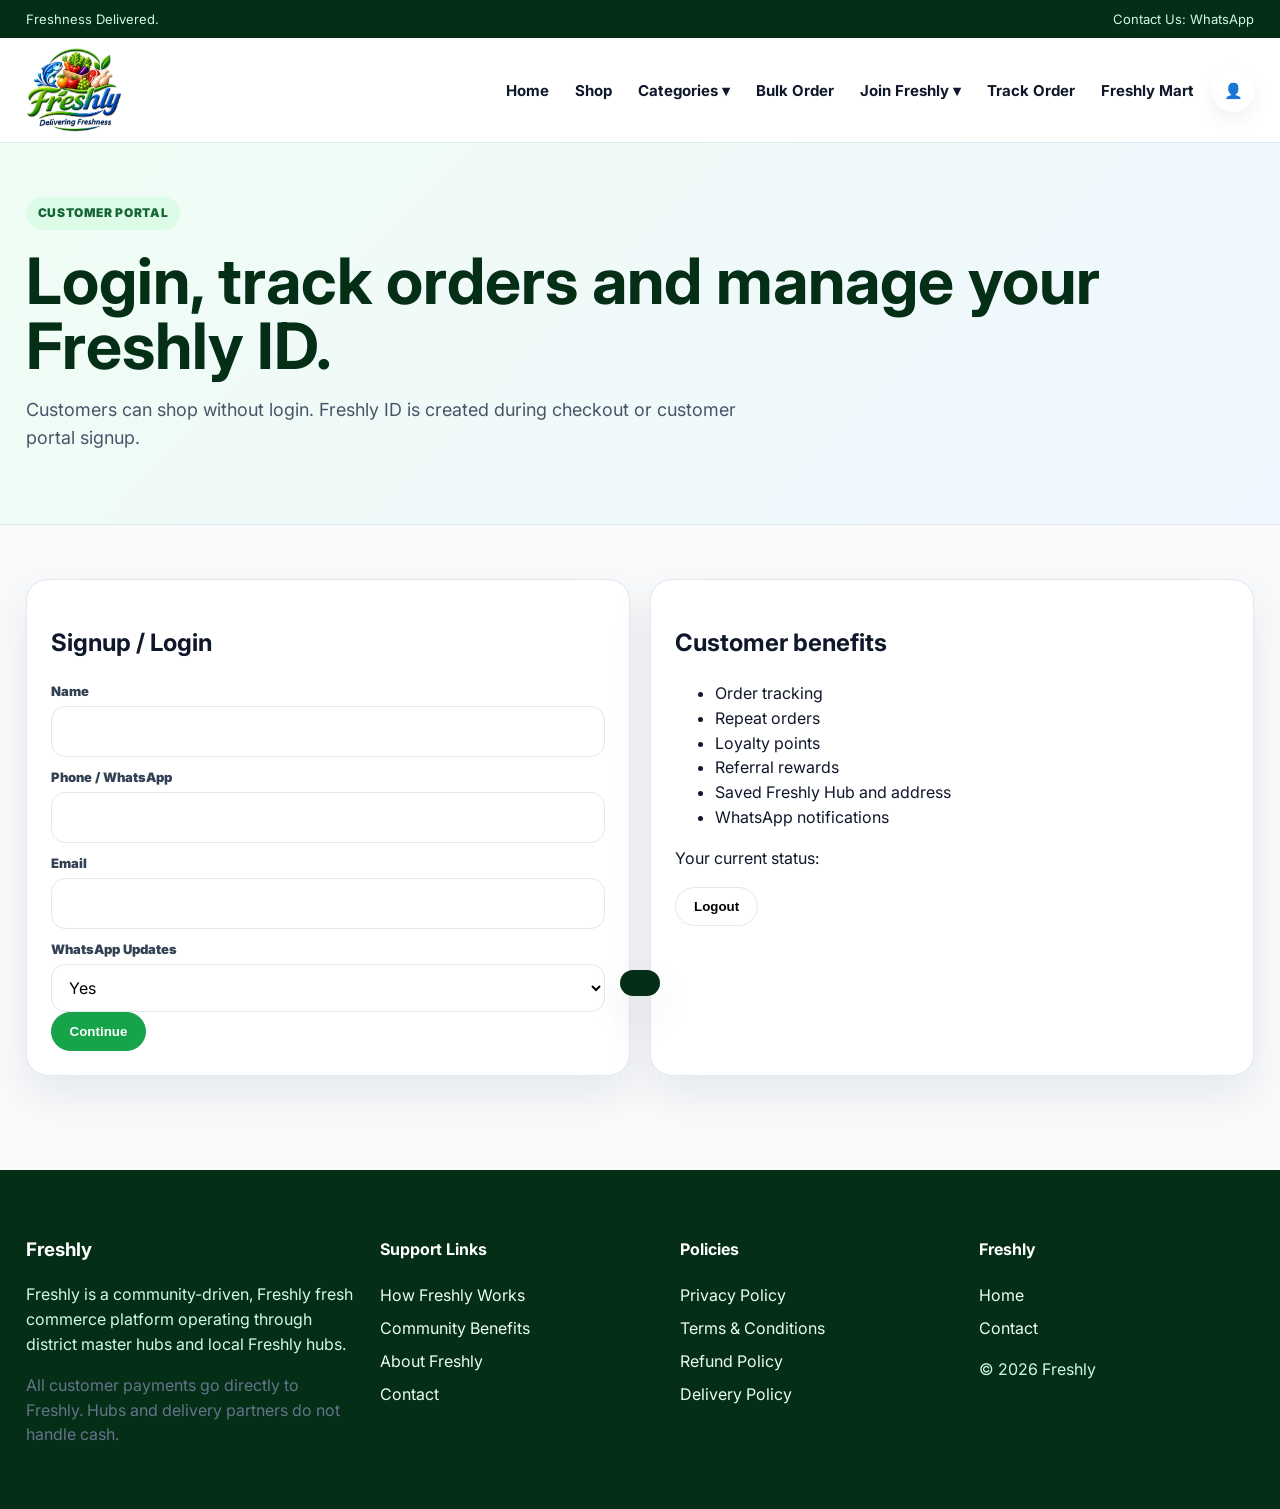
<file: customer-portal.html>
<!DOCTYPE html><html lang="en"><head><meta charset="UTF-8"><meta name="viewport" content="width=device-width, initial-scale=1.0"><title>Freshly Customer Portal</title><meta name="description" content="Freshly community-driven fresh commerce platform"><link rel="preconnect" href="https://fonts.googleapis.com"><link rel="preconnect" href="https://fonts.gstatic.com" crossorigin><link href="https://fonts.googleapis.com/css2?family=Inter:wght@400;500;600;700;800;900&display=swap" rel="stylesheet"><link rel="stylesheet" href="assets/styles.css"></head><body>
<div class="top-strip"><div class="container"><span>Freshness Delivered.</span><span>Contact Us: <a href="https://wa.me/919999999999" target="_blank" rel="noopener">WhatsApp</a></span></div></div>
<nav class="nav"><div class="container nav-inner">
  <a class="brand freshly-logo-brand" href="index.html" aria-label="Freshly Home"><img src="assets/freshly-logo-header.png" alt="Freshly logo"></a>
  <button class="mobile-toggle" type="button">Menu</button>
  <div class="menu">
    <a href="index.html">Home</a>
    <a href="index.html#shop">Shop</a>
    <div class="dropdown"><button class="dropdown-btn" type="button">Categories ▾</button><div class="dropdown-panel">
      <a href="index.html#shop" data-menu-cat="CAT-FISHSEA">Fish &amp; Seafood</a>
      <a href="index.html#shop" data-menu-cat="CAT-CHICKEN">Chicken</a>
      <a href="index.html#shop" data-menu-cat="CAT-MUTTON">Mutton</a>
      <a href="index.html#shop" data-menu-cat="CAT-EGGS">Eggs</a>
      <a href="index.html#shop" data-menu-cat="CAT-FV">Fruits &amp; Vegetables</a>
      <a href="index.html#shop" data-menu-cat="CAT-GROCERY">Groceries</a>
      <a href="index.html#shop" data-menu-cat="CAT-ESSENTIALS">Daily Essentials</a>
      <a href="index.html#shop" data-menu-cat="CAT-READY">Ready to Cook</a>
      <a href="index.html#shop" data-menu-cat="CAT-COMBO">Combo Packs</a>
    </div></div>
    <a href="bulk-orders.html">Bulk Order</a>
    <div class="dropdown"><button class="dropdown-btn" type="button">Join Freshly ▾</button><div class="dropdown-panel">
      <a href="join-freshly.html#hub">Become a Hub Partner</a>
      <a href="join-freshly.html#supplier">Become a Supplier</a>
      <a href="join-freshly.html#delivery">Become a Delivery Partner</a>
      <a href="join-freshly.html#district-master">Become a District Master</a>
      <a href="join-freshly.html#area-request">Start Freshly in My Area</a>
    </div></div>
    <a href="track-order.html">Track Order</a>
    <a href="freshly-mart.html">Freshly Mart</a>
  <a class="login-icon-link" href="customer-portal.html" title="Customer Login" aria-label="Customer Login">👤</a></div>
</div></nav>

<section class="hero-mini"><div class="container"><span class="eyebrow">Customer Portal</span><h1>Login, track orders and manage your Freshly ID.</h1><p class="section-lead">Customers can shop without login. Freshly ID is created during checkout or customer portal signup.</p></div></section>
<section class="section"><div class="container grid grid-2"><form id="customerPortalLoginForm" class="card"><h2>Signup / Login</h2><label>Name</label><input class="input" name="Name"><label>Phone / WhatsApp</label><input class="input" name="Phone" required><label>Email</label><input class="input" type="email" name="Email"><label>WhatsApp Updates</label><select class="input" name="WhatsAppOptIn"><option>Yes</option><option>No</option></select><br><button class="btn btn-primary">Continue</button></form><div class="card"><h2>Customer benefits</h2><ul><li>Order tracking</li><li>Repeat orders</li><li>Loyalty points</li><li>Referral rewards</li><li>Saved Freshly Hub and address</li><li>WhatsApp notifications</li></ul><p>Your current status: <span data-customer-state></span></p><button class="btn" data-logout>Logout</button></div></div></section>

<footer class="footer"><div class="container footer-grid">
  <div><h3>Freshly</h3><p>Freshly is a community-driven, Freshly fresh commerce platform operating through district master hubs and local Freshly hubs.</p><p class="muted">All customer payments go directly to Freshly. Hubs and delivery partners do not handle cash.</p></div>
  <div><h4>Support Links</h4><a href="how-freshly-works.html">How Freshly Works</a><a href="community-benefits.html">Community Benefits</a><a href="about.html">About Freshly</a><a href="contact.html">Contact</a></div>
  <div><h4>Policies</h4><a href="privacy.html">Privacy Policy</a><a href="terms.html">Terms &amp; Conditions</a><a href="refund-policy.html">Refund Policy</a><a href="delivery-policy.html">Delivery Policy</a></div>
  <div><h4>Freshly</h4><a href="index.html#home">Home</a><a href="contact.html">Contact</a><p>© <span id="year"></span> Freshly</p></div>
</div></footer><div id="statusBox" class="status-box"></div>
<script src="assets/config.js"></script><script src="assets/app.js"></script></body></html>
</file>
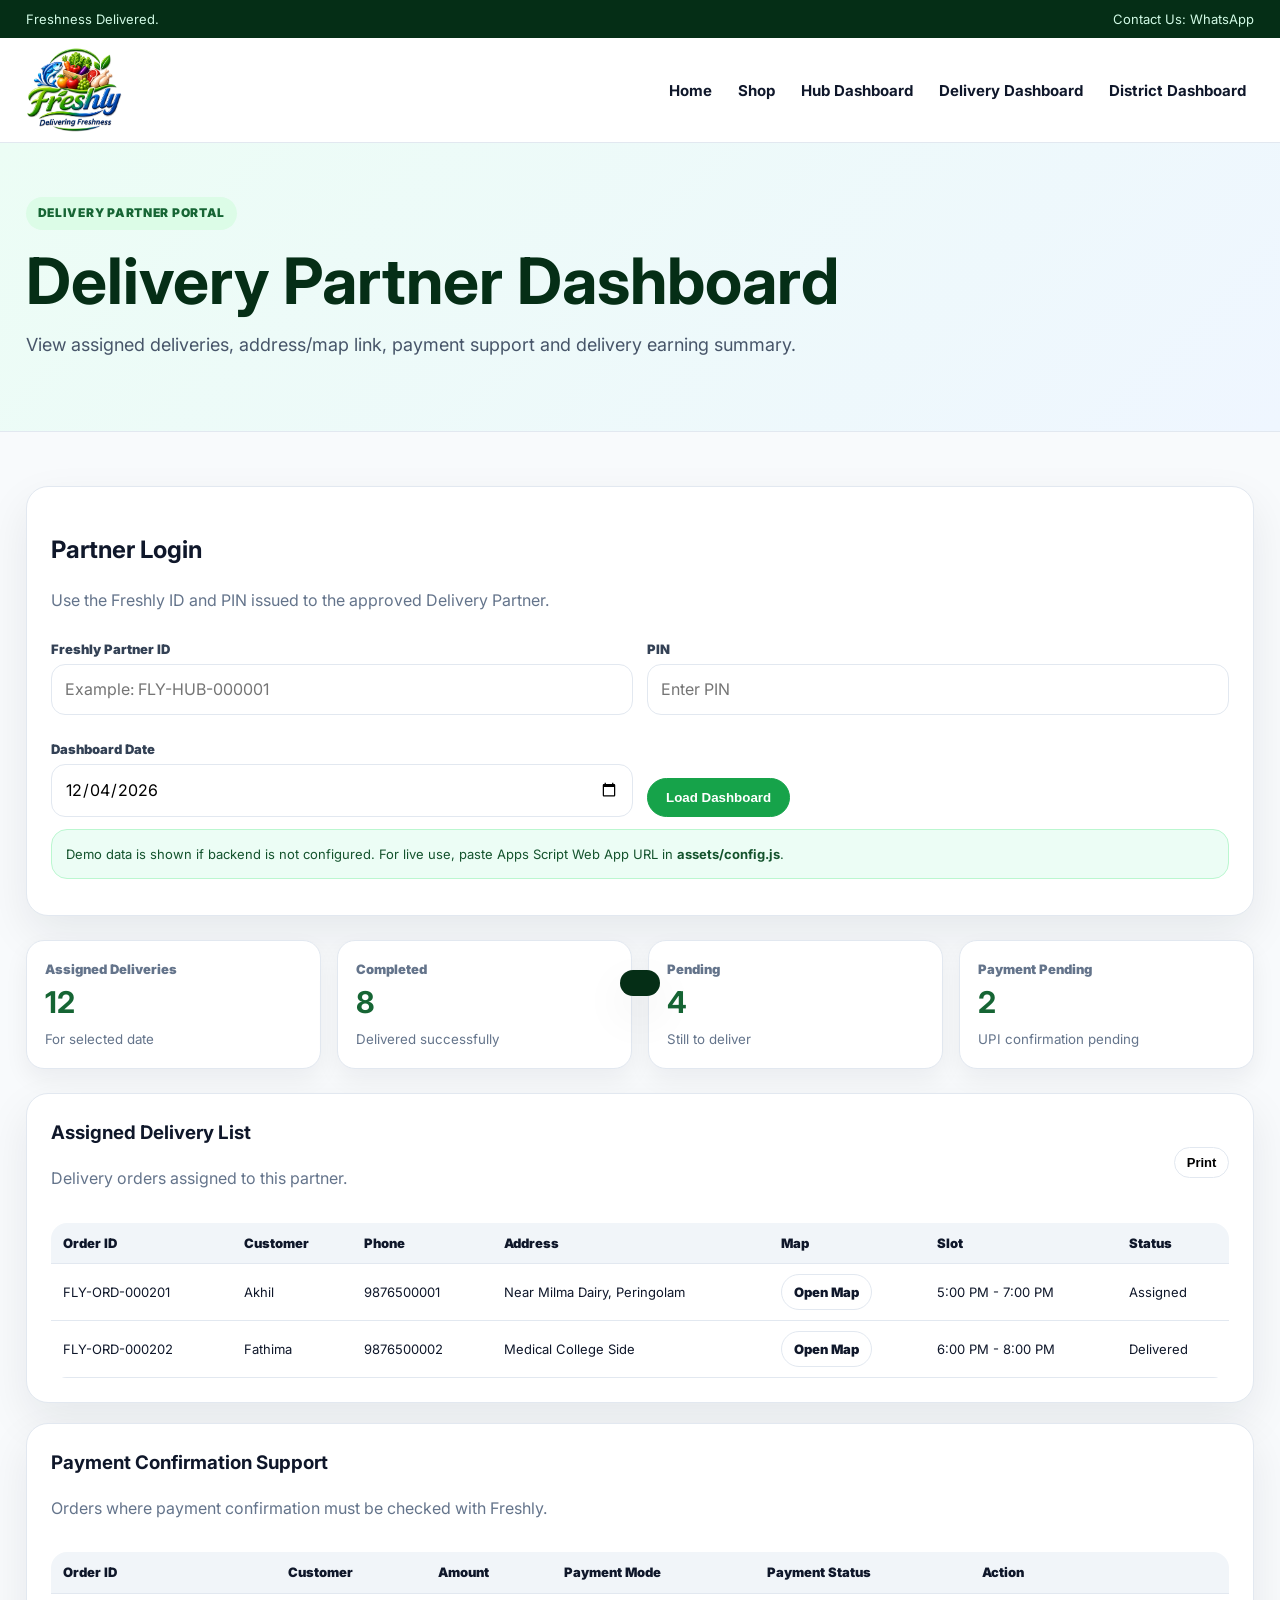
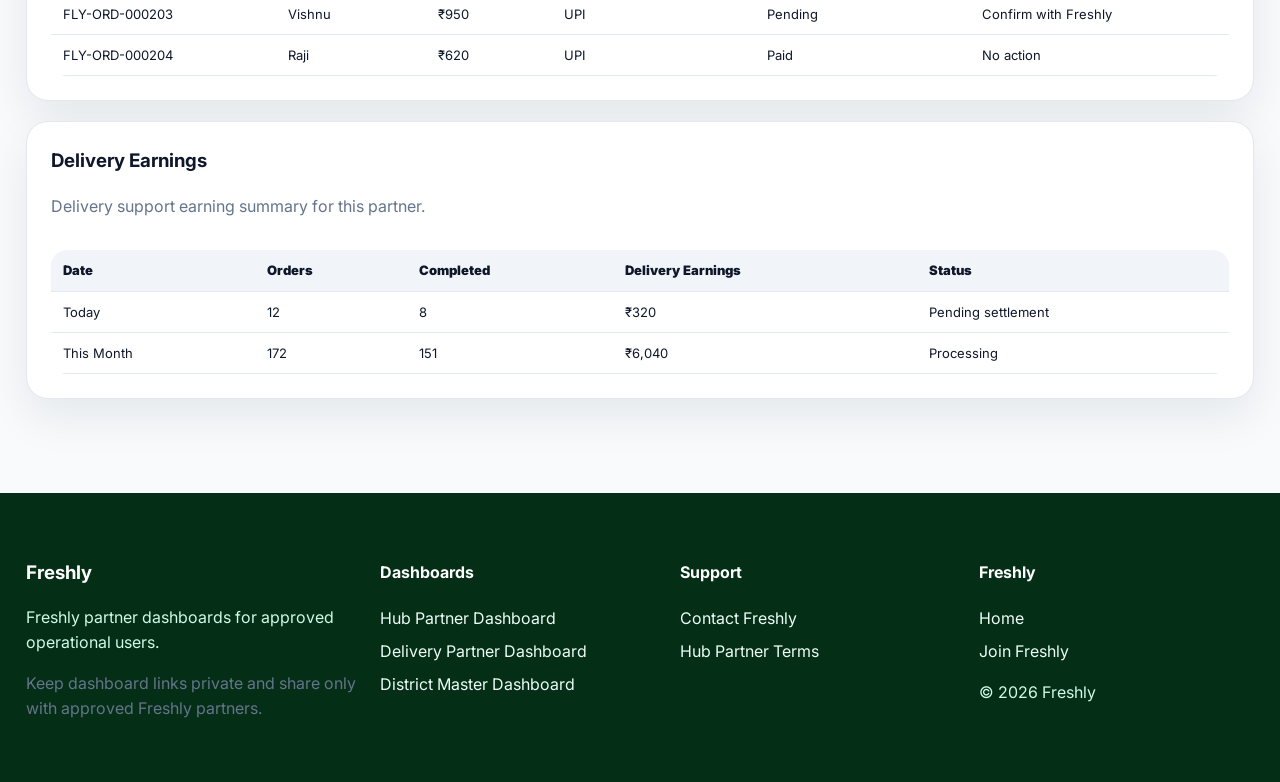
<file: delivery-partner-dashboard.html>
<!DOCTYPE html><html lang="en"><head><meta charset="UTF-8"><meta name="viewport" content="width=device-width, initial-scale=1.0"><title>Delivery Partner Dashboard</title><meta name="description" content="Delivery Partner Dashboard"><link rel="preconnect" href="https://fonts.googleapis.com"><link rel="preconnect" href="https://fonts.gstatic.com" crossorigin><link href="https://fonts.googleapis.com/css2?family=Inter:wght@400;500;600;700;800;900&display=swap" rel="stylesheet"><link rel="stylesheet" href="assets/styles.css"></head><body>
<div class="top-strip"><div class="container"><span>Freshness Delivered.</span><span>Contact Us: <a href="https://wa.me/919999999999" target="_blank" rel="noopener">WhatsApp</a></span></div></div>
<nav class="nav"><div class="container nav-inner">
  <a class="brand freshly-logo-brand" href="index.html" aria-label="Freshly Home"><img src="assets/freshly-logo-header.png" alt="Freshly logo"></a>
  <button class="mobile-toggle" type="button">Menu</button>
  <div class="menu">
    <a href="index.html">Home</a>
    <a href="index.html#shop">Shop</a>
    <a href="hub-partner-dashboard.html">Hub Dashboard</a>
    <a href="delivery-partner-dashboard.html">Delivery Dashboard</a>
    <a href="district-master-dashboard.html">District Dashboard</a>
    </div>
</div></nav>
<section class="hero-mini partner-hero"><div class="container"><span class="eyebrow">Delivery Partner Portal</span><h1>Delivery Partner Dashboard</h1><p class="section-lead">View assigned deliveries, address/map link, payment support and delivery earning summary.</p></div></section>
<section class="section"><div class="container">
  <div class="card partner-login-card">
    <div class="split-line"><div><h2>Partner Login</h2><p class="muted">Use the Freshly ID and PIN issued to the approved Delivery Partner.</p></div></div>
    <div class="form-grid">
      <div><label>Freshly Partner ID</label><input class="input" data-partner-id placeholder="Example: FLY-HUB-000001"></div>
      <div><label>PIN</label><input class="input" data-partner-pin type="password" placeholder="Enter PIN"></div>
      <div><label>Dashboard Date</label><input class="input" data-dashboard-date type="date"></div>
      <div class="form-actions"><button class="btn btn-primary" data-load-partner-dashboard="delivery" type="button">Load Dashboard</button></div>
    </div>
    <div class="notice mini">Demo data is shown if backend is not configured. For live use, paste Apps Script Web App URL in <b>assets/config.js</b>.</div>
  </div>

  <div class="partner-metrics metric-grid"><div class="metric-card"><span>Assigned Deliveries</span><strong data-partner-metric="assignedDeliveries">0</strong><small>For selected date</small></div><div class="metric-card"><span>Completed</span><strong data-partner-metric="completedDeliveries">0</strong><small>Delivered successfully</small></div><div class="metric-card"><span>Pending</span><strong data-partner-metric="pendingDeliveries">0</strong><small>Still to deliver</small></div><div class="metric-card"><span>Payment Pending</span><strong data-partner-metric="paymentPending">0</strong><small>UPI confirmation pending</small></div></div>

  <div class="grid dashboard-grid"><div class="card dashboard-panel">
      <div class="split-line"><div><h3>Assigned Delivery List</h3><p class="muted">Delivery orders assigned to this partner.</p></div><button class="btn btn-small" onclick="window.print()">Print</button></div>
      <div class="table-wrap"><table class="table"><thead><tr><th>Order ID</th><th>Customer</th><th>Phone</th><th>Address</th><th>Map</th><th>Slot</th><th>Status</th></tr></thead><tbody data-dashboard-table="assignedDeliveries"><tr><td colspan="7" class="muted">Login and load dashboard data.</td></tr></tbody></table></div>
    </div><div class="card dashboard-panel">
      <div class="split-line"><div><h3>Payment Confirmation Support</h3><p class="muted">Orders where payment confirmation must be checked with Freshly.</p></div></div>
      <div class="table-wrap"><table class="table"><thead><tr><th>Order ID</th><th>Customer</th><th>Amount</th><th>Payment Mode</th><th>Payment Status</th><th>Action</th></tr></thead><tbody data-dashboard-table="deliveryPayments"><tr><td colspan="6" class="muted">Login and load dashboard data.</td></tr></tbody></table></div>
    </div><div class="card dashboard-panel">
      <div class="split-line"><div><h3>Delivery Earnings</h3><p class="muted">Delivery support earning summary for this partner.</p></div></div>
      <div class="table-wrap"><table class="table"><thead><tr><th>Date</th><th>Orders</th><th>Completed</th><th>Delivery Earnings</th><th>Status</th></tr></thead><tbody data-dashboard-table="deliveryEarnings"><tr><td colspan="5" class="muted">Login and load dashboard data.</td></tr></tbody></table></div>
    </div></div>
</div></section>
<footer class="footer"><div class="container footer-grid">
  <div><h3>Freshly</h3><p>Freshly partner dashboards for approved operational users.</p><p class="muted">Keep dashboard links private and share only with approved Freshly partners.</p></div>
  <div><h4>Dashboards</h4><a href="hub-partner-dashboard.html">Hub Partner Dashboard</a><a href="delivery-partner-dashboard.html">Delivery Partner Dashboard</a><a href="district-master-dashboard.html">District Master Dashboard</a></div>
  <div><h4>Support</h4><a href="contact.html">Contact Freshly</a><a href="hub-partner-terms.html">Hub Partner Terms</a></div>
  <div><h4>Freshly</h4><a href="index.html">Home</a><a href="join-freshly.html">Join Freshly</a><p>© <span id="year"></span> Freshly</p></div>
</div></footer><div id="statusBox" class="status-box"></div>
<script src="assets/config.js"></script><script src="assets/app.js"></script>
</body></html>
</file>
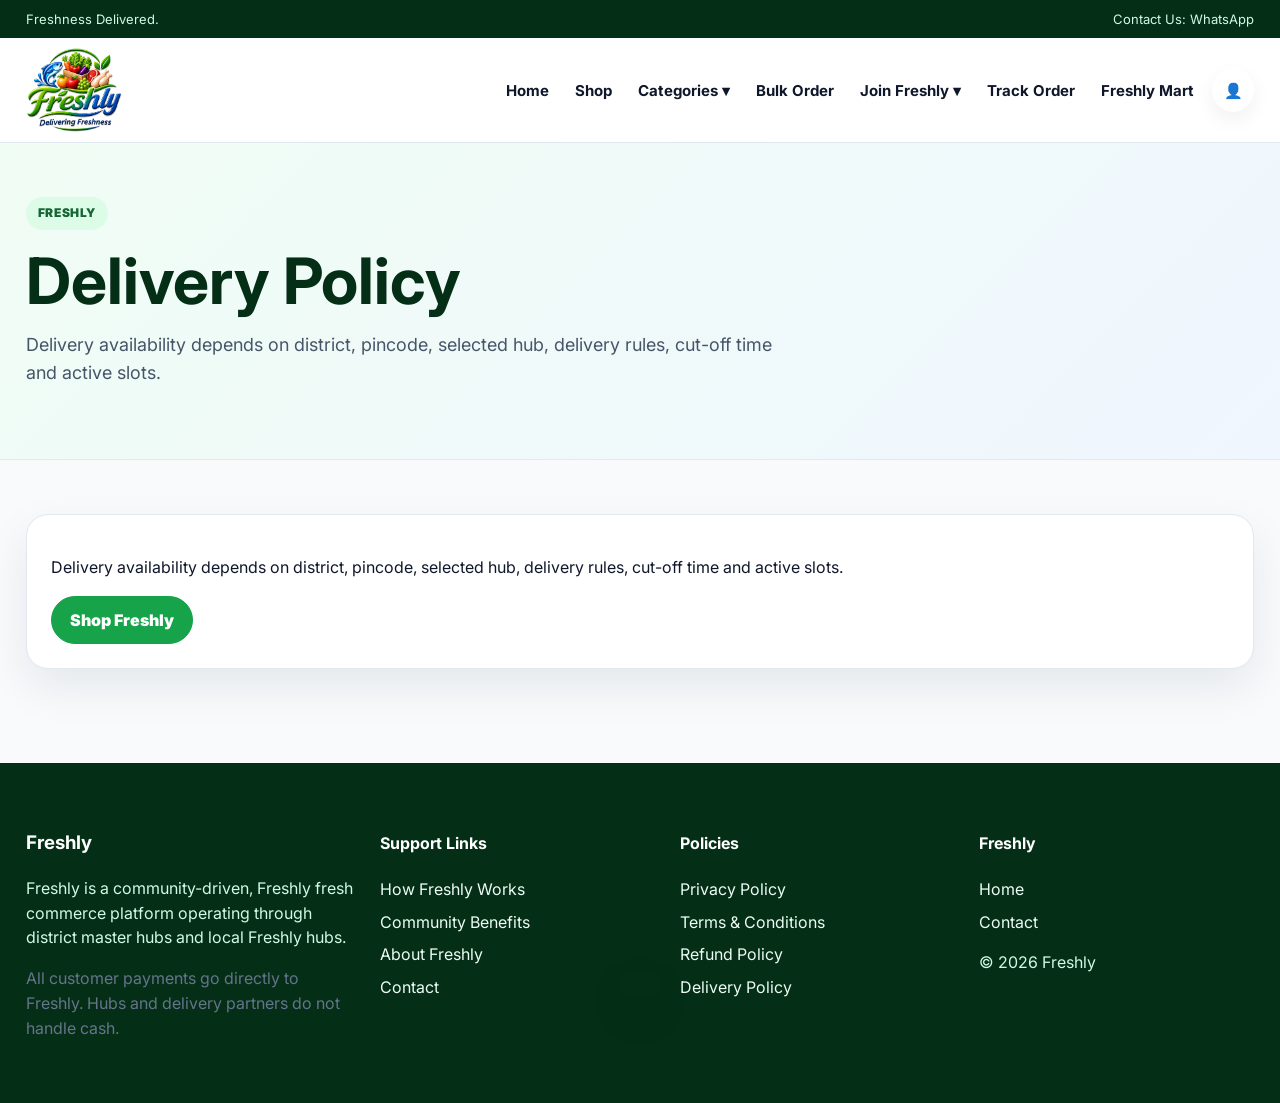
<file: delivery-policy.html>
<!DOCTYPE html><html lang="en"><head><meta charset="UTF-8"><meta name="viewport" content="width=device-width, initial-scale=1.0"><title>Delivery Policy</title><meta name="description" content="Freshly community-driven fresh commerce platform"><link rel="preconnect" href="https://fonts.googleapis.com"><link rel="preconnect" href="https://fonts.gstatic.com" crossorigin><link href="https://fonts.googleapis.com/css2?family=Inter:wght@400;500;600;700;800;900&display=swap" rel="stylesheet"><link rel="stylesheet" href="assets/styles.css"></head><body>
<div class="top-strip"><div class="container"><span>Freshness Delivered.</span><span>Contact Us: <a href="https://wa.me/919999999999" target="_blank" rel="noopener">WhatsApp</a></span></div></div>
<nav class="nav"><div class="container nav-inner">
  <a class="brand freshly-logo-brand" href="index.html" aria-label="Freshly Home"><img src="assets/freshly-logo-header.png" alt="Freshly logo"></a>
  <button class="mobile-toggle" type="button">Menu</button>
  <div class="menu">
    <a href="index.html">Home</a>
    <a href="index.html#shop">Shop</a>
    <div class="dropdown"><button class="dropdown-btn" type="button">Categories ▾</button><div class="dropdown-panel">
      <a href="index.html#shop" data-menu-cat="CAT-FISHSEA">Fish &amp; Seafood</a>
      <a href="index.html#shop" data-menu-cat="CAT-CHICKEN">Chicken</a>
      <a href="index.html#shop" data-menu-cat="CAT-MUTTON">Mutton</a>
      <a href="index.html#shop" data-menu-cat="CAT-EGGS">Eggs</a>
      <a href="index.html#shop" data-menu-cat="CAT-FV">Fruits &amp; Vegetables</a>
      <a href="index.html#shop" data-menu-cat="CAT-GROCERY">Groceries</a>
      <a href="index.html#shop" data-menu-cat="CAT-ESSENTIALS">Daily Essentials</a>
      <a href="index.html#shop" data-menu-cat="CAT-READY">Ready to Cook</a>
      <a href="index.html#shop" data-menu-cat="CAT-COMBO">Combo Packs</a>
    </div></div>
    <a href="bulk-orders.html">Bulk Order</a>
    <div class="dropdown"><button class="dropdown-btn" type="button">Join Freshly ▾</button><div class="dropdown-panel">
      <a href="join-freshly.html#hub">Become a Hub Partner</a>
      <a href="join-freshly.html#supplier">Become a Supplier</a>
      <a href="join-freshly.html#delivery">Become a Delivery Partner</a>
      <a href="join-freshly.html#district-master">Become a District Master</a>
      <a href="join-freshly.html#area-request">Start Freshly in My Area</a>
    </div></div>
    <a href="track-order.html">Track Order</a>
    <a href="freshly-mart.html">Freshly Mart</a>
  <a class="login-icon-link" href="customer-portal.html" title="Customer Login" aria-label="Customer Login">👤</a></div>
</div></nav>
<section class="hero-mini"><div class="container"><span class="eyebrow">Freshly</span><h1>Delivery Policy</h1><p class="section-lead">Delivery availability depends on district, pincode, selected hub, delivery rules, cut-off time and active slots.</p></div></section><section class="section"><div class="container card"><p>Delivery availability depends on district, pincode, selected hub, delivery rules, cut-off time and active slots.</p><a class="btn btn-primary" href="index.html#shop">Shop Freshly</a></div></section>
<footer class="footer"><div class="container footer-grid">
  <div><h3>Freshly</h3><p>Freshly is a community-driven, Freshly fresh commerce platform operating through district master hubs and local Freshly hubs.</p><p class="muted">All customer payments go directly to Freshly. Hubs and delivery partners do not handle cash.</p></div>
  <div><h4>Support Links</h4><a href="how-freshly-works.html">How Freshly Works</a><a href="community-benefits.html">Community Benefits</a><a href="about.html">About Freshly</a><a href="contact.html">Contact</a></div>
  <div><h4>Policies</h4><a href="privacy.html">Privacy Policy</a><a href="terms.html">Terms &amp; Conditions</a><a href="refund-policy.html">Refund Policy</a><a href="delivery-policy.html">Delivery Policy</a></div>
  <div><h4>Freshly</h4><a href="index.html#home">Home</a><a href="contact.html">Contact</a><p>© <span id="year"></span> Freshly</p></div>
</div></footer><div id="statusBox" class="status-box"></div>
<script src="assets/config.js"></script><script src="assets/app.js"></script></body></html>
</file>
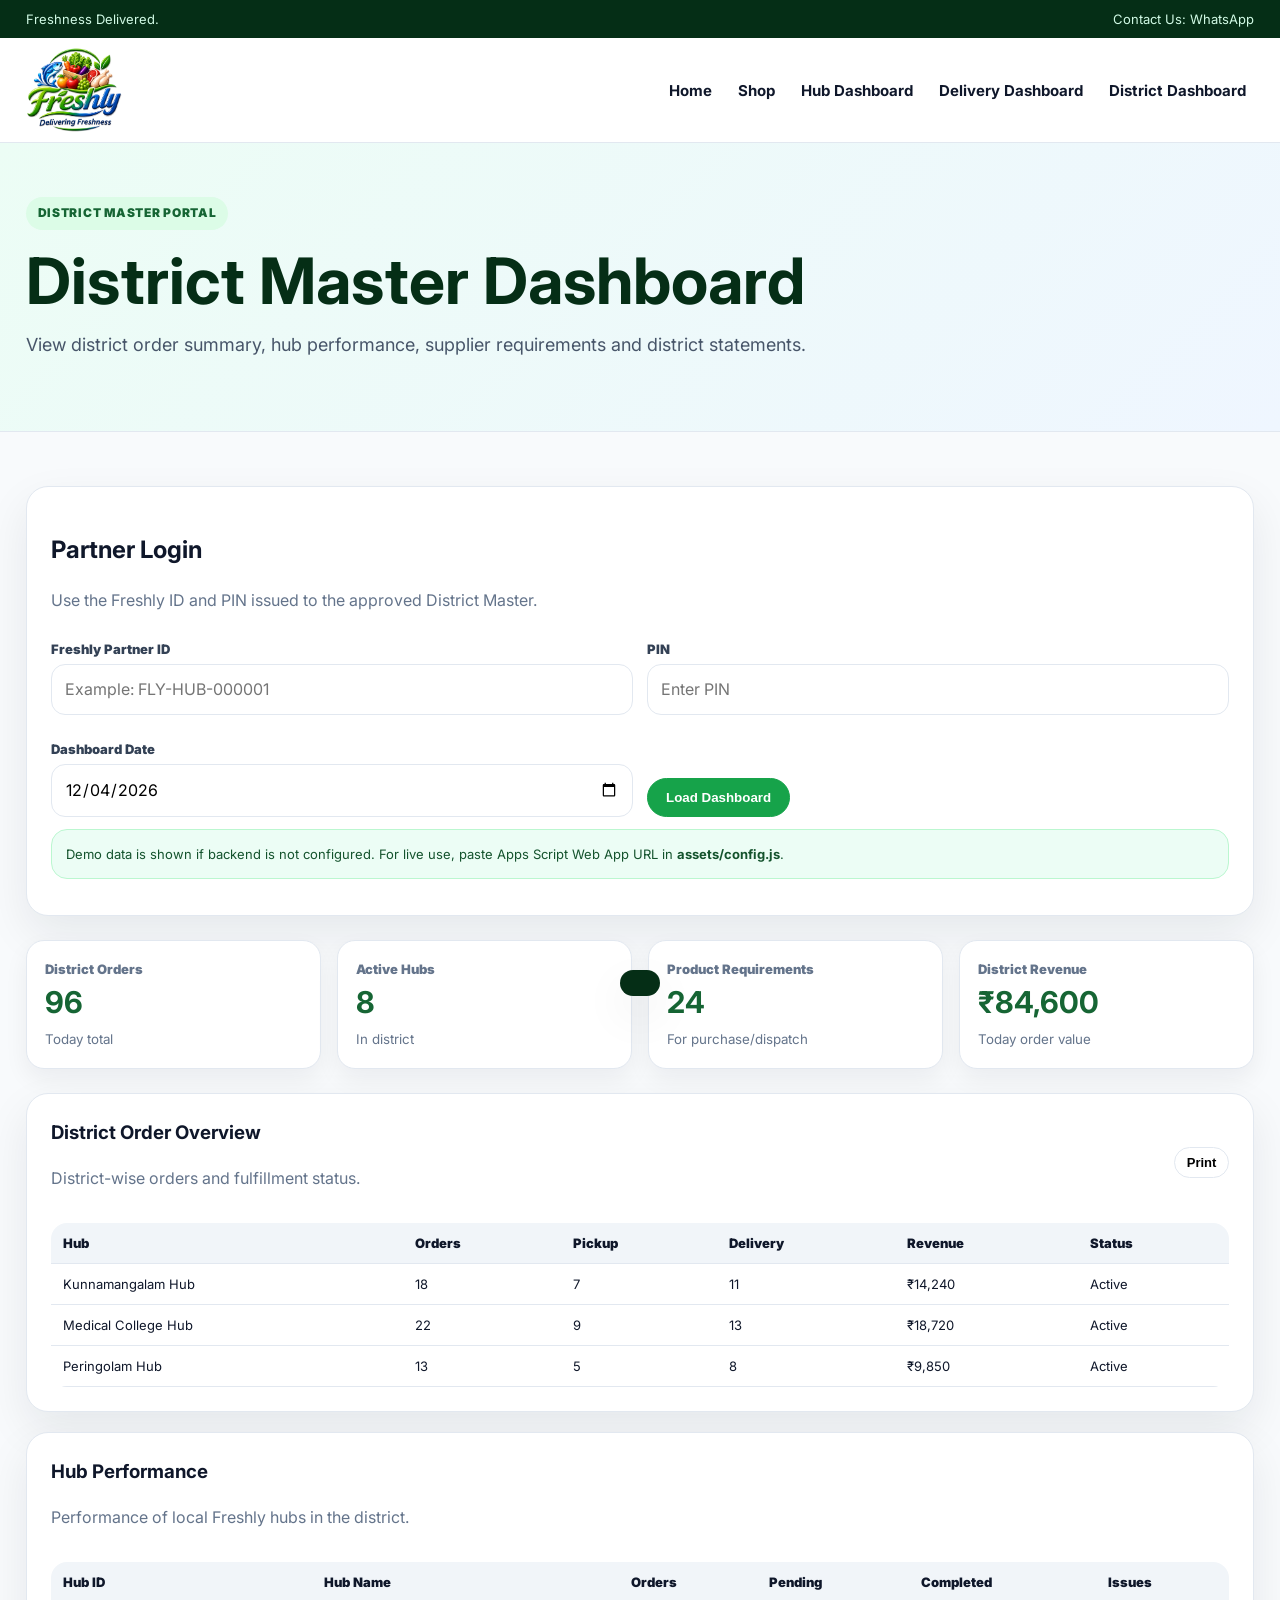
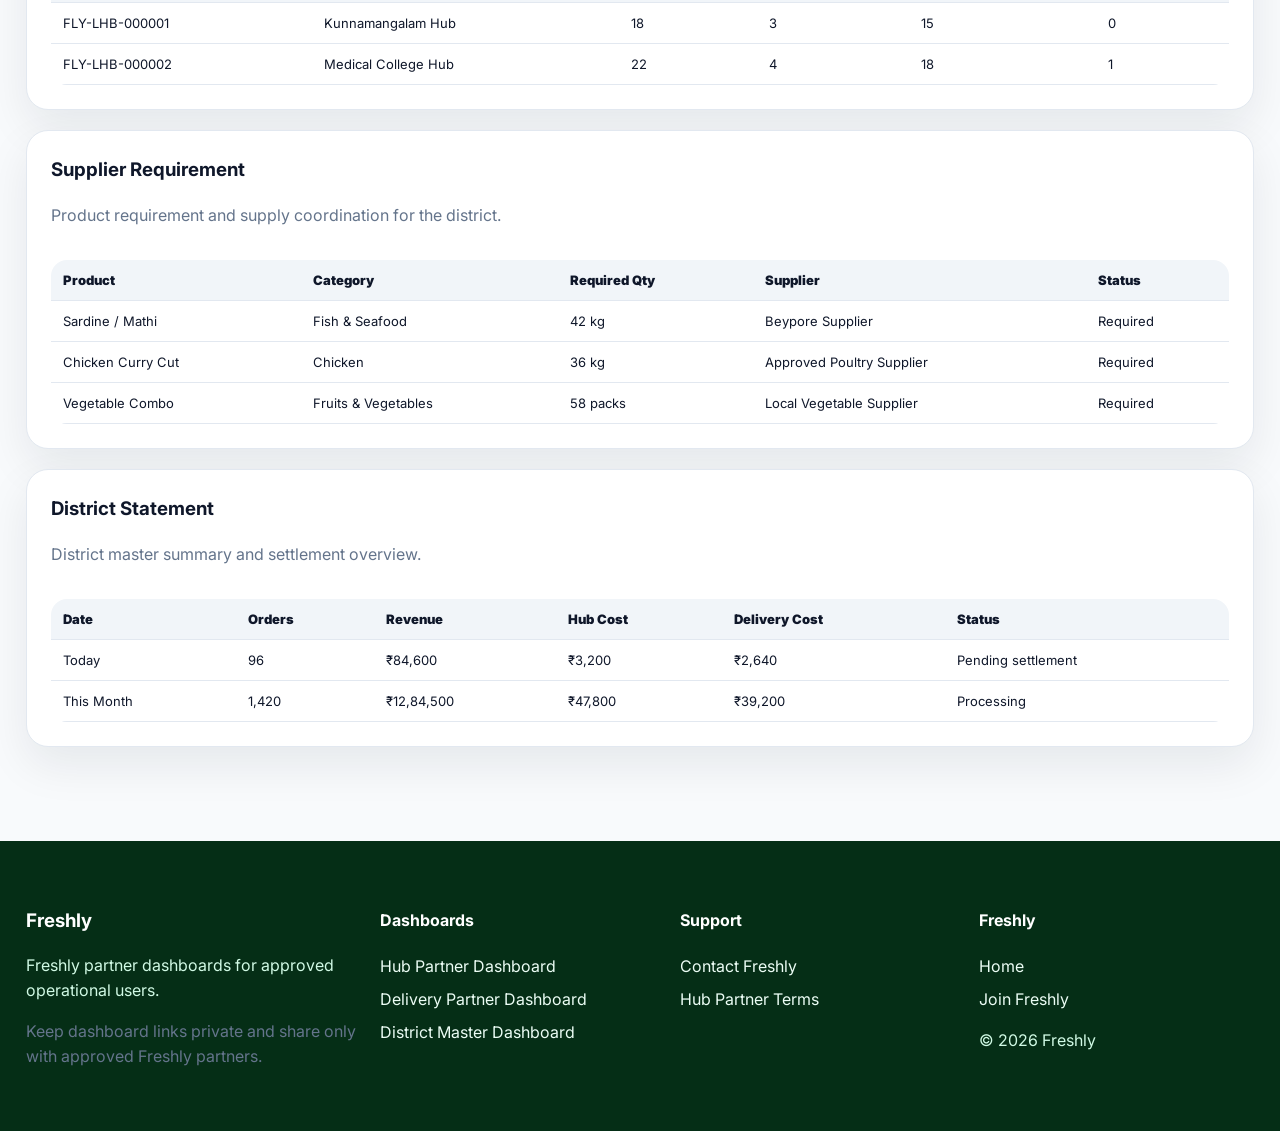
<file: district-master-dashboard.html>
<!DOCTYPE html><html lang="en"><head><meta charset="UTF-8"><meta name="viewport" content="width=device-width, initial-scale=1.0"><title>District Master Dashboard</title><meta name="description" content="District Master Dashboard"><link rel="preconnect" href="https://fonts.googleapis.com"><link rel="preconnect" href="https://fonts.gstatic.com" crossorigin><link href="https://fonts.googleapis.com/css2?family=Inter:wght@400;500;600;700;800;900&display=swap" rel="stylesheet"><link rel="stylesheet" href="assets/styles.css"></head><body>
<div class="top-strip"><div class="container"><span>Freshness Delivered.</span><span>Contact Us: <a href="https://wa.me/919999999999" target="_blank" rel="noopener">WhatsApp</a></span></div></div>
<nav class="nav"><div class="container nav-inner">
  <a class="brand freshly-logo-brand" href="index.html" aria-label="Freshly Home"><img src="assets/freshly-logo-header.png" alt="Freshly logo"></a>
  <button class="mobile-toggle" type="button">Menu</button>
  <div class="menu">
    <a href="index.html">Home</a>
    <a href="index.html#shop">Shop</a>
    <a href="hub-partner-dashboard.html">Hub Dashboard</a>
    <a href="delivery-partner-dashboard.html">Delivery Dashboard</a>
    <a href="district-master-dashboard.html">District Dashboard</a>
    </div>
</div></nav>
<section class="hero-mini partner-hero"><div class="container"><span class="eyebrow">District Master Portal</span><h1>District Master Dashboard</h1><p class="section-lead">View district order summary, hub performance, supplier requirements and district statements.</p></div></section>
<section class="section"><div class="container">
  <div class="card partner-login-card">
    <div class="split-line"><div><h2>Partner Login</h2><p class="muted">Use the Freshly ID and PIN issued to the approved District Master.</p></div></div>
    <div class="form-grid">
      <div><label>Freshly Partner ID</label><input class="input" data-partner-id placeholder="Example: FLY-HUB-000001"></div>
      <div><label>PIN</label><input class="input" data-partner-pin type="password" placeholder="Enter PIN"></div>
      <div><label>Dashboard Date</label><input class="input" data-dashboard-date type="date"></div>
      <div class="form-actions"><button class="btn btn-primary" data-load-partner-dashboard="district" type="button">Load Dashboard</button></div>
    </div>
    <div class="notice mini">Demo data is shown if backend is not configured. For live use, paste Apps Script Web App URL in <b>assets/config.js</b>.</div>
  </div>

  <div class="partner-metrics metric-grid"><div class="metric-card"><span>District Orders</span><strong data-partner-metric="districtOrders">0</strong><small>Today total</small></div><div class="metric-card"><span>Active Hubs</span><strong data-partner-metric="activeHubs">0</strong><small>In district</small></div><div class="metric-card"><span>Product Requirements</span><strong data-partner-metric="supplierRequirements">0</strong><small>For purchase/dispatch</small></div><div class="metric-card"><span>District Revenue</span><strong data-partner-metric="districtRevenue">0</strong><small>Today order value</small></div></div>

  <div class="grid dashboard-grid"><div class="card dashboard-panel">
      <div class="split-line"><div><h3>District Order Overview</h3><p class="muted">District-wise orders and fulfillment status.</p></div><button class="btn btn-small" onclick="window.print()">Print</button></div>
      <div class="table-wrap"><table class="table"><thead><tr><th>Hub</th><th>Orders</th><th>Pickup</th><th>Delivery</th><th>Revenue</th><th>Status</th></tr></thead><tbody data-dashboard-table="districtOverview"><tr><td colspan="6" class="muted">Login and load dashboard data.</td></tr></tbody></table></div>
    </div><div class="card dashboard-panel">
      <div class="split-line"><div><h3>Hub Performance</h3><p class="muted">Performance of local Freshly hubs in the district.</p></div></div>
      <div class="table-wrap"><table class="table"><thead><tr><th>Hub ID</th><th>Hub Name</th><th>Orders</th><th>Pending</th><th>Completed</th><th>Issues</th></tr></thead><tbody data-dashboard-table="hubPerformance"><tr><td colspan="6" class="muted">Login and load dashboard data.</td></tr></tbody></table></div>
    </div><div class="card dashboard-panel">
      <div class="split-line"><div><h3>Supplier Requirement</h3><p class="muted">Product requirement and supply coordination for the district.</p></div></div>
      <div class="table-wrap"><table class="table"><thead><tr><th>Product</th><th>Category</th><th>Required Qty</th><th>Supplier</th><th>Status</th></tr></thead><tbody data-dashboard-table="supplierRequirement"><tr><td colspan="5" class="muted">Login and load dashboard data.</td></tr></tbody></table></div>
    </div><div class="card dashboard-panel">
      <div class="split-line"><div><h3>District Statement</h3><p class="muted">District master summary and settlement overview.</p></div></div>
      <div class="table-wrap"><table class="table"><thead><tr><th>Date</th><th>Orders</th><th>Revenue</th><th>Hub Cost</th><th>Delivery Cost</th><th>Status</th></tr></thead><tbody data-dashboard-table="districtStatement"><tr><td colspan="6" class="muted">Login and load dashboard data.</td></tr></tbody></table></div>
    </div></div>
</div></section>
<footer class="footer"><div class="container footer-grid">
  <div><h3>Freshly</h3><p>Freshly partner dashboards for approved operational users.</p><p class="muted">Keep dashboard links private and share only with approved Freshly partners.</p></div>
  <div><h4>Dashboards</h4><a href="hub-partner-dashboard.html">Hub Partner Dashboard</a><a href="delivery-partner-dashboard.html">Delivery Partner Dashboard</a><a href="district-master-dashboard.html">District Master Dashboard</a></div>
  <div><h4>Support</h4><a href="contact.html">Contact Freshly</a><a href="hub-partner-terms.html">Hub Partner Terms</a></div>
  <div><h4>Freshly</h4><a href="index.html">Home</a><a href="join-freshly.html">Join Freshly</a><p>© <span id="year"></span> Freshly</p></div>
</div></footer><div id="statusBox" class="status-box"></div>
<script src="assets/config.js"></script><script src="assets/app.js"></script>
</body></html>
</file>
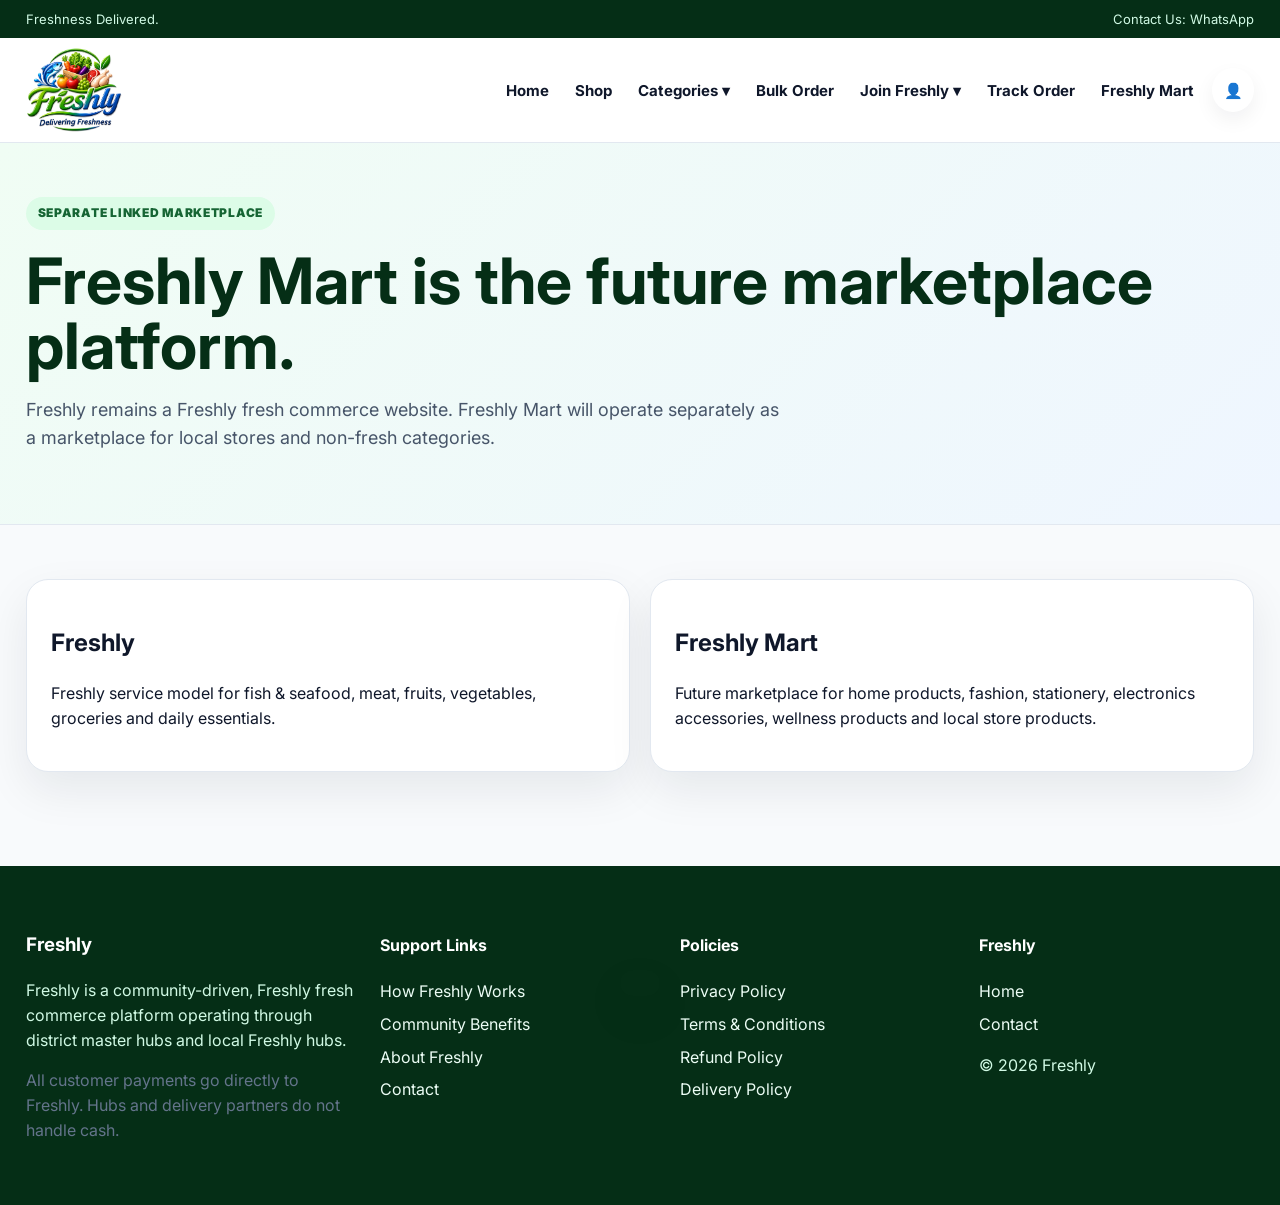
<file: freshly-mart.html>
<!DOCTYPE html><html lang="en"><head><meta charset="UTF-8"><meta name="viewport" content="width=device-width, initial-scale=1.0"><title>Freshly Mart</title><meta name="description" content="Freshly community-driven fresh commerce platform"><link rel="preconnect" href="https://fonts.googleapis.com"><link rel="preconnect" href="https://fonts.gstatic.com" crossorigin><link href="https://fonts.googleapis.com/css2?family=Inter:wght@400;500;600;700;800;900&display=swap" rel="stylesheet"><link rel="stylesheet" href="assets/styles.css"></head><body>
<div class="top-strip"><div class="container"><span>Freshness Delivered.</span><span>Contact Us: <a href="https://wa.me/919999999999" target="_blank" rel="noopener">WhatsApp</a></span></div></div>
<nav class="nav"><div class="container nav-inner">
  <a class="brand freshly-logo-brand" href="index.html" aria-label="Freshly Home"><img src="assets/freshly-logo-header.png" alt="Freshly logo"></a>
  <button class="mobile-toggle" type="button">Menu</button>
  <div class="menu">
    <a href="index.html">Home</a>
    <a href="index.html#shop">Shop</a>
    <div class="dropdown"><button class="dropdown-btn" type="button">Categories ▾</button><div class="dropdown-panel">
      <a href="index.html#shop" data-menu-cat="CAT-FISHSEA">Fish &amp; Seafood</a>
      <a href="index.html#shop" data-menu-cat="CAT-CHICKEN">Chicken</a>
      <a href="index.html#shop" data-menu-cat="CAT-MUTTON">Mutton</a>
      <a href="index.html#shop" data-menu-cat="CAT-EGGS">Eggs</a>
      <a href="index.html#shop" data-menu-cat="CAT-FV">Fruits &amp; Vegetables</a>
      <a href="index.html#shop" data-menu-cat="CAT-GROCERY">Groceries</a>
      <a href="index.html#shop" data-menu-cat="CAT-ESSENTIALS">Daily Essentials</a>
      <a href="index.html#shop" data-menu-cat="CAT-READY">Ready to Cook</a>
      <a href="index.html#shop" data-menu-cat="CAT-COMBO">Combo Packs</a>
    </div></div>
    <a href="bulk-orders.html">Bulk Order</a>
    <div class="dropdown"><button class="dropdown-btn" type="button">Join Freshly ▾</button><div class="dropdown-panel">
      <a href="join-freshly.html#hub">Become a Hub Partner</a>
      <a href="join-freshly.html#supplier">Become a Supplier</a>
      <a href="join-freshly.html#delivery">Become a Delivery Partner</a>
      <a href="join-freshly.html#district-master">Become a District Master</a>
      <a href="join-freshly.html#area-request">Start Freshly in My Area</a>
    </div></div>
    <a href="track-order.html">Track Order</a>
    <a href="freshly-mart.html">Freshly Mart</a>
  <a class="login-icon-link" href="customer-portal.html" title="Customer Login" aria-label="Customer Login">👤</a></div>
</div></nav>

<section class="hero-mini"><div class="container"><span class="eyebrow">Separate linked marketplace</span><h1>Freshly Mart is the future marketplace platform.</h1><p class="section-lead">Freshly remains a Freshly fresh commerce website. Freshly Mart will operate separately as a marketplace for local stores and non-fresh categories.</p></div></section><section class="section"><div class="container grid grid-2"><div class="card"><h2>Freshly</h2><p>Freshly service model for fish &amp; seafood, meat, fruits, vegetables, groceries and daily essentials.</p></div><div class="card"><h2>Freshly Mart</h2><p>Future marketplace for home products, fashion, stationery, electronics accessories, wellness products and local store products.</p></div></div></section>

<footer class="footer"><div class="container footer-grid">
  <div><h3>Freshly</h3><p>Freshly is a community-driven, Freshly fresh commerce platform operating through district master hubs and local Freshly hubs.</p><p class="muted">All customer payments go directly to Freshly. Hubs and delivery partners do not handle cash.</p></div>
  <div><h4>Support Links</h4><a href="how-freshly-works.html">How Freshly Works</a><a href="community-benefits.html">Community Benefits</a><a href="about.html">About Freshly</a><a href="contact.html">Contact</a></div>
  <div><h4>Policies</h4><a href="privacy.html">Privacy Policy</a><a href="terms.html">Terms &amp; Conditions</a><a href="refund-policy.html">Refund Policy</a><a href="delivery-policy.html">Delivery Policy</a></div>
  <div><h4>Freshly</h4><a href="index.html#home">Home</a><a href="contact.html">Contact</a><p>© <span id="year"></span> Freshly</p></div>
</div></footer><div id="statusBox" class="status-box"></div>
<script src="assets/config.js"></script><script src="assets/app.js"></script></body></html>
</file>
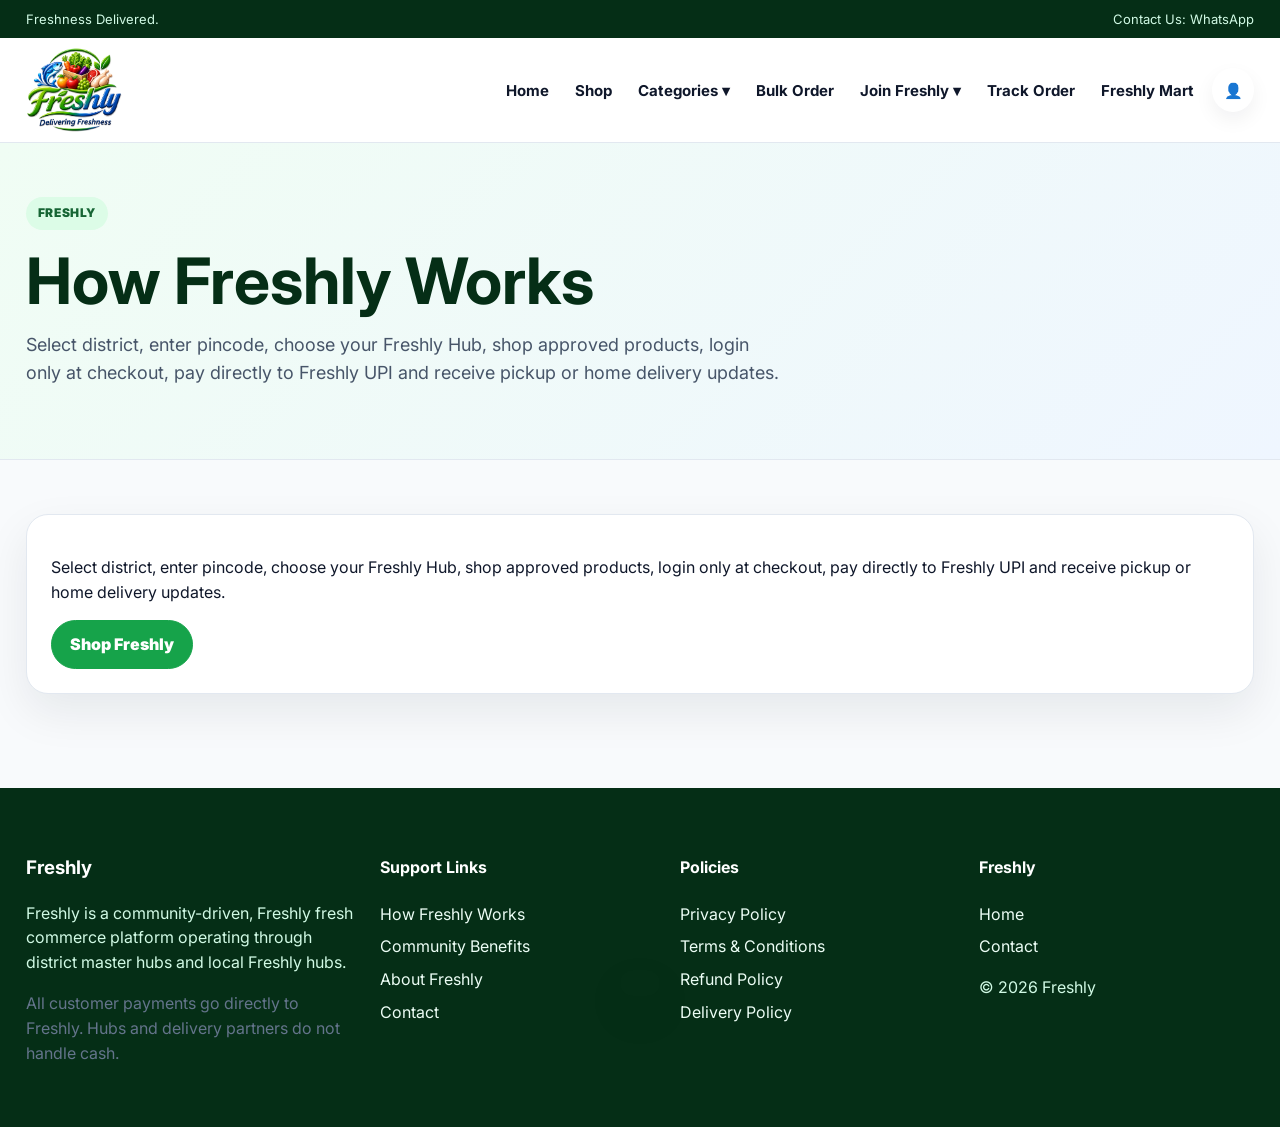
<file: how-freshly-works.html>
<!DOCTYPE html><html lang="en"><head><meta charset="UTF-8"><meta name="viewport" content="width=device-width, initial-scale=1.0"><title>How Freshly Works</title><meta name="description" content="Freshly community-driven fresh commerce platform"><link rel="preconnect" href="https://fonts.googleapis.com"><link rel="preconnect" href="https://fonts.gstatic.com" crossorigin><link href="https://fonts.googleapis.com/css2?family=Inter:wght@400;500;600;700;800;900&display=swap" rel="stylesheet"><link rel="stylesheet" href="assets/styles.css"></head><body>
<div class="top-strip"><div class="container"><span>Freshness Delivered.</span><span>Contact Us: <a href="https://wa.me/919999999999" target="_blank" rel="noopener">WhatsApp</a></span></div></div>
<nav class="nav"><div class="container nav-inner">
  <a class="brand freshly-logo-brand" href="index.html" aria-label="Freshly Home"><img src="assets/freshly-logo-header.png" alt="Freshly logo"></a>
  <button class="mobile-toggle" type="button">Menu</button>
  <div class="menu">
    <a href="index.html">Home</a>
    <a href="index.html#shop">Shop</a>
    <div class="dropdown"><button class="dropdown-btn" type="button">Categories ▾</button><div class="dropdown-panel">
      <a href="index.html#shop" data-menu-cat="CAT-FISHSEA">Fish &amp; Seafood</a>
      <a href="index.html#shop" data-menu-cat="CAT-CHICKEN">Chicken</a>
      <a href="index.html#shop" data-menu-cat="CAT-MUTTON">Mutton</a>
      <a href="index.html#shop" data-menu-cat="CAT-EGGS">Eggs</a>
      <a href="index.html#shop" data-menu-cat="CAT-FV">Fruits &amp; Vegetables</a>
      <a href="index.html#shop" data-menu-cat="CAT-GROCERY">Groceries</a>
      <a href="index.html#shop" data-menu-cat="CAT-ESSENTIALS">Daily Essentials</a>
      <a href="index.html#shop" data-menu-cat="CAT-READY">Ready to Cook</a>
      <a href="index.html#shop" data-menu-cat="CAT-COMBO">Combo Packs</a>
    </div></div>
    <a href="bulk-orders.html">Bulk Order</a>
    <div class="dropdown"><button class="dropdown-btn" type="button">Join Freshly ▾</button><div class="dropdown-panel">
      <a href="join-freshly.html#hub">Become a Hub Partner</a>
      <a href="join-freshly.html#supplier">Become a Supplier</a>
      <a href="join-freshly.html#delivery">Become a Delivery Partner</a>
      <a href="join-freshly.html#district-master">Become a District Master</a>
      <a href="join-freshly.html#area-request">Start Freshly in My Area</a>
    </div></div>
    <a href="track-order.html">Track Order</a>
    <a href="freshly-mart.html">Freshly Mart</a>
  <a class="login-icon-link" href="customer-portal.html" title="Customer Login" aria-label="Customer Login">👤</a></div>
</div></nav>
<section class="hero-mini"><div class="container"><span class="eyebrow">Freshly</span><h1>How Freshly Works</h1><p class="section-lead">Select district, enter pincode, choose your Freshly Hub, shop approved products, login only at checkout, pay directly to Freshly UPI and receive pickup or home delivery updates.</p></div></section><section class="section"><div class="container card"><p>Select district, enter pincode, choose your Freshly Hub, shop approved products, login only at checkout, pay directly to Freshly UPI and receive pickup or home delivery updates.</p><a class="btn btn-primary" href="index.html#shop">Shop Freshly</a></div></section>
<footer class="footer"><div class="container footer-grid">
  <div><h3>Freshly</h3><p>Freshly is a community-driven, Freshly fresh commerce platform operating through district master hubs and local Freshly hubs.</p><p class="muted">All customer payments go directly to Freshly. Hubs and delivery partners do not handle cash.</p></div>
  <div><h4>Support Links</h4><a href="how-freshly-works.html">How Freshly Works</a><a href="community-benefits.html">Community Benefits</a><a href="about.html">About Freshly</a><a href="contact.html">Contact</a></div>
  <div><h4>Policies</h4><a href="privacy.html">Privacy Policy</a><a href="terms.html">Terms &amp; Conditions</a><a href="refund-policy.html">Refund Policy</a><a href="delivery-policy.html">Delivery Policy</a></div>
  <div><h4>Freshly</h4><a href="index.html#home">Home</a><a href="contact.html">Contact</a><p>© <span id="year"></span> Freshly</p></div>
</div></footer><div id="statusBox" class="status-box"></div>
<script src="assets/config.js"></script><script src="assets/app.js"></script></body></html>
</file>
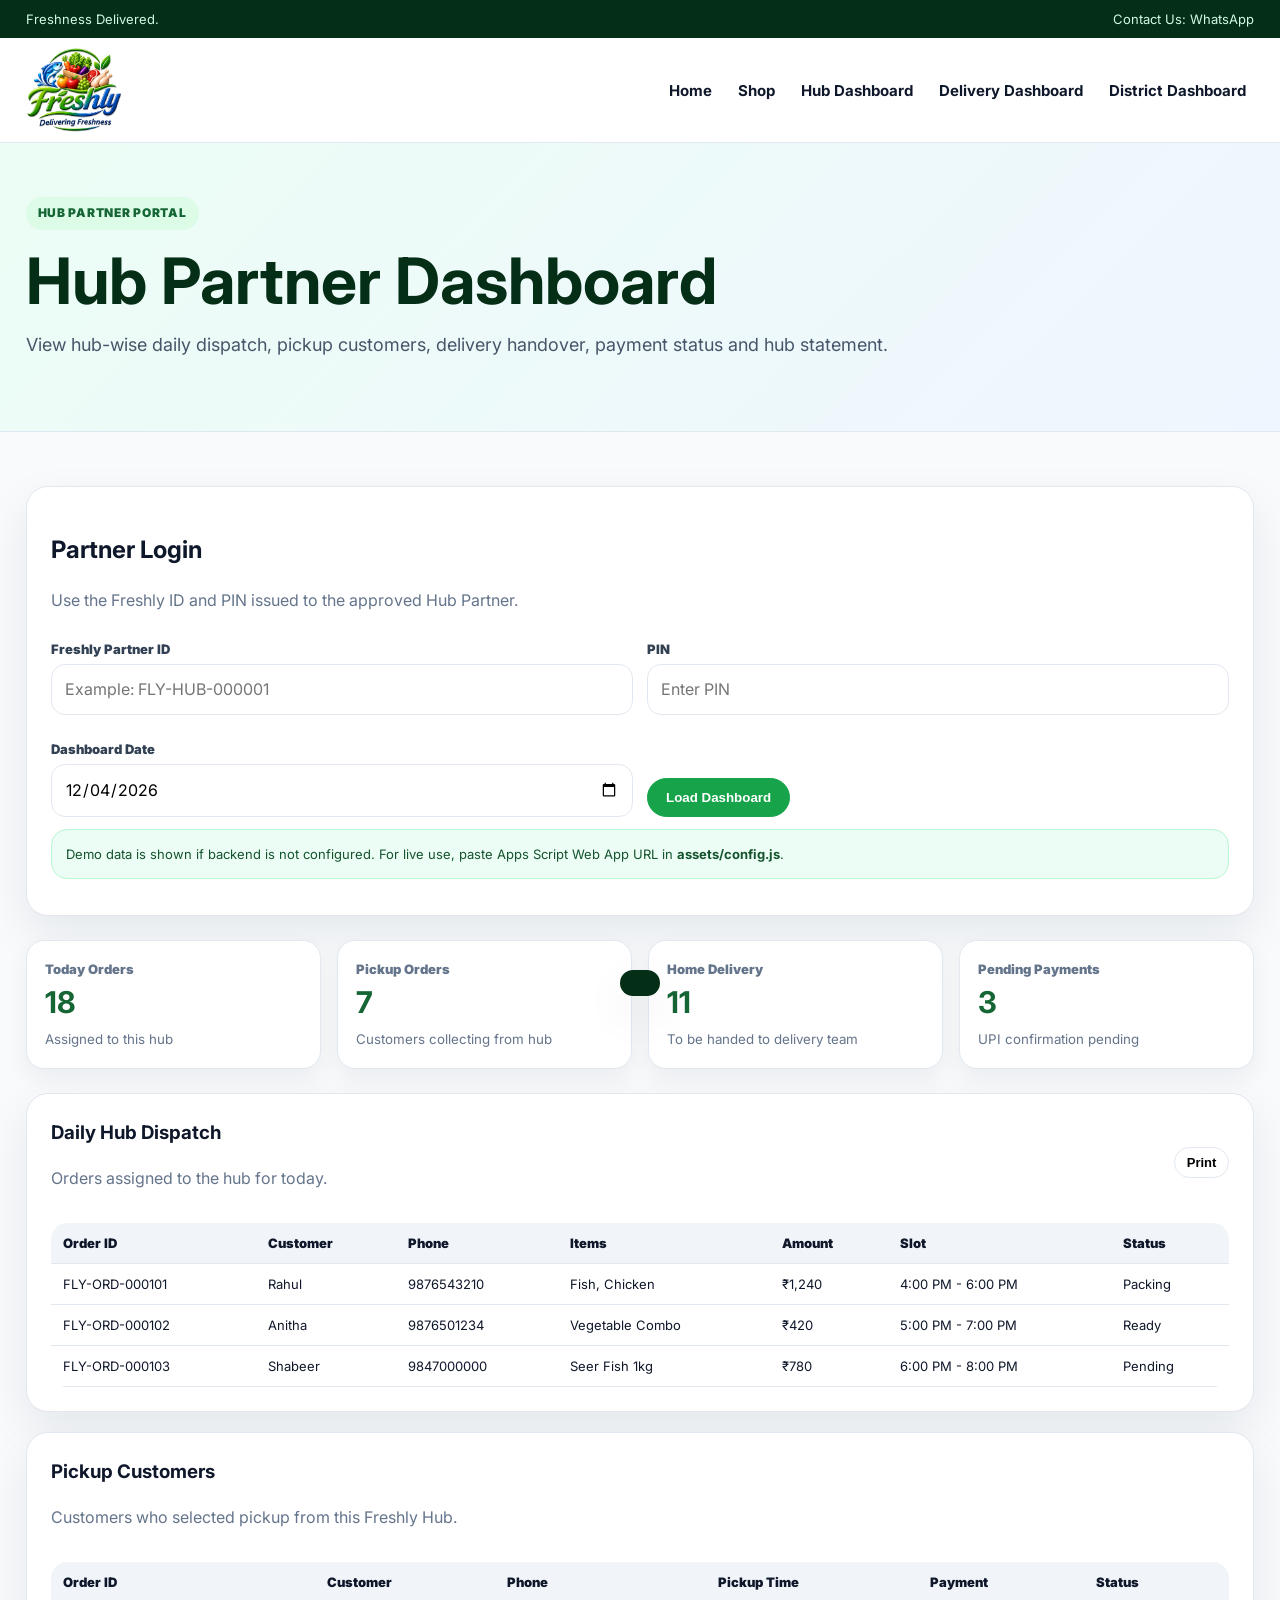
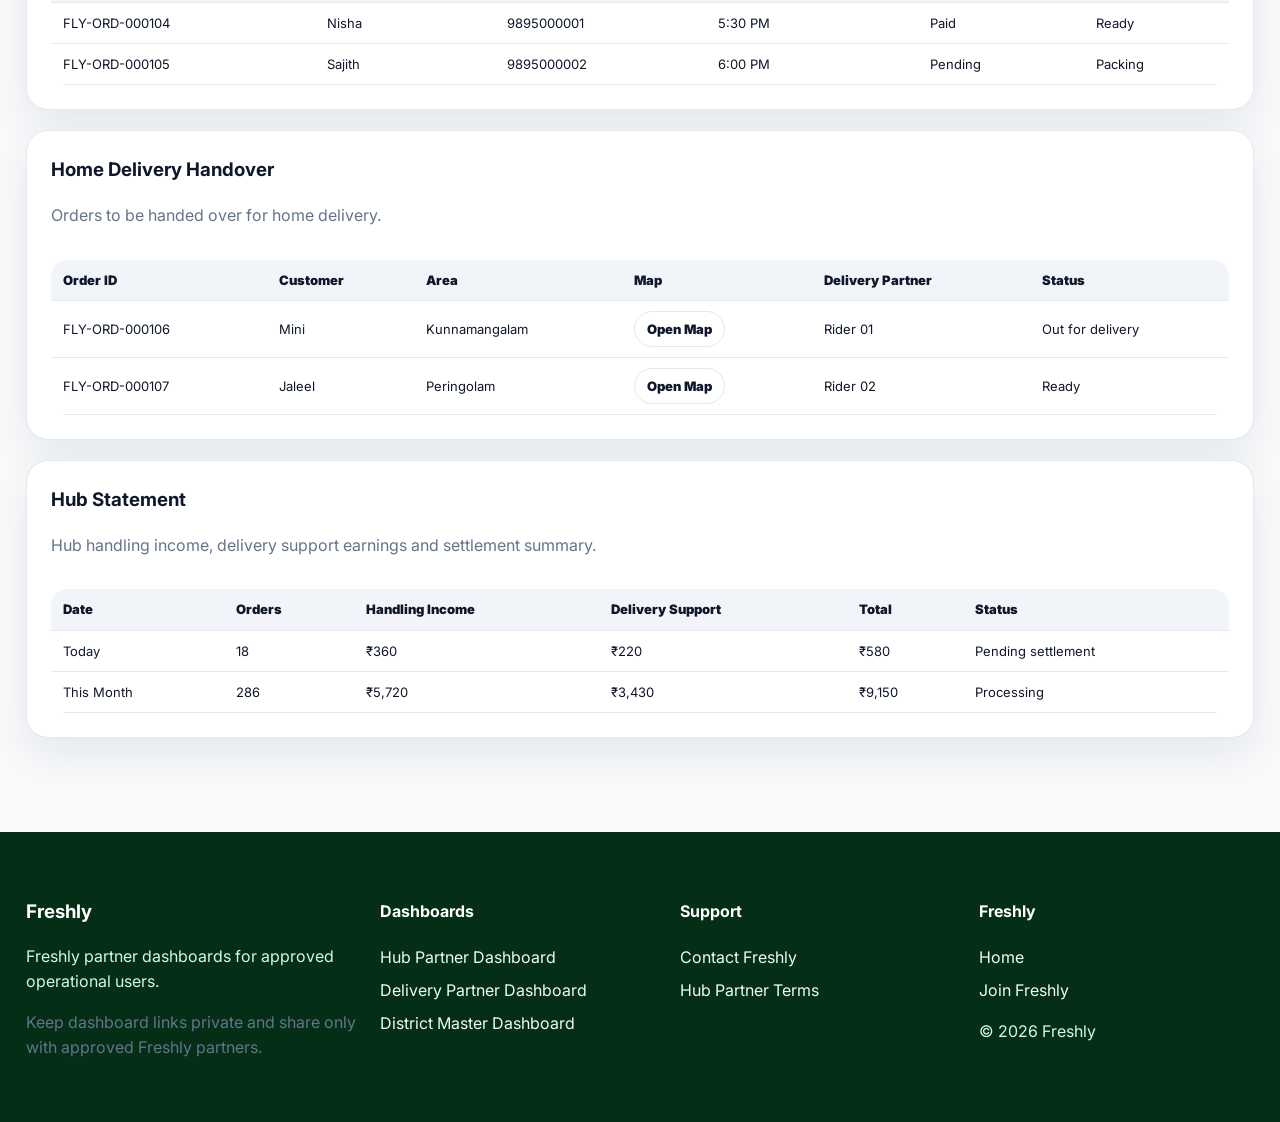
<file: hub-partner-dashboard.html>
<!DOCTYPE html><html lang="en"><head><meta charset="UTF-8"><meta name="viewport" content="width=device-width, initial-scale=1.0"><title>Hub Partner Dashboard</title><meta name="description" content="Hub Partner Dashboard"><link rel="preconnect" href="https://fonts.googleapis.com"><link rel="preconnect" href="https://fonts.gstatic.com" crossorigin><link href="https://fonts.googleapis.com/css2?family=Inter:wght@400;500;600;700;800;900&display=swap" rel="stylesheet"><link rel="stylesheet" href="assets/styles.css"></head><body>
<div class="top-strip"><div class="container"><span>Freshness Delivered.</span><span>Contact Us: <a href="https://wa.me/919999999999" target="_blank" rel="noopener">WhatsApp</a></span></div></div>
<nav class="nav"><div class="container nav-inner">
  <a class="brand freshly-logo-brand" href="index.html" aria-label="Freshly Home"><img src="assets/freshly-logo-header.png" alt="Freshly logo"></a>
  <button class="mobile-toggle" type="button">Menu</button>
  <div class="menu">
    <a href="index.html">Home</a>
    <a href="index.html#shop">Shop</a>
    <a href="hub-partner-dashboard.html">Hub Dashboard</a>
    <a href="delivery-partner-dashboard.html">Delivery Dashboard</a>
    <a href="district-master-dashboard.html">District Dashboard</a>
    </div>
</div></nav>
<section class="hero-mini partner-hero"><div class="container"><span class="eyebrow">Hub Partner Portal</span><h1>Hub Partner Dashboard</h1><p class="section-lead">View hub-wise daily dispatch, pickup customers, delivery handover, payment status and hub statement.</p></div></section>
<section class="section"><div class="container">
  <div class="card partner-login-card">
    <div class="split-line"><div><h2>Partner Login</h2><p class="muted">Use the Freshly ID and PIN issued to the approved Hub Partner.</p></div></div>
    <div class="form-grid">
      <div><label>Freshly Partner ID</label><input class="input" data-partner-id placeholder="Example: FLY-HUB-000001"></div>
      <div><label>PIN</label><input class="input" data-partner-pin type="password" placeholder="Enter PIN"></div>
      <div><label>Dashboard Date</label><input class="input" data-dashboard-date type="date"></div>
      <div class="form-actions"><button class="btn btn-primary" data-load-partner-dashboard="hub" type="button">Load Dashboard</button></div>
    </div>
    <div class="notice mini">Demo data is shown if backend is not configured. For live use, paste Apps Script Web App URL in <b>assets/config.js</b>.</div>
  </div>

  <div class="partner-metrics metric-grid"><div class="metric-card"><span>Today Orders</span><strong data-partner-metric="todayOrders">0</strong><small>Assigned to this hub</small></div><div class="metric-card"><span>Pickup Orders</span><strong data-partner-metric="pickupOrders">0</strong><small>Customers collecting from hub</small></div><div class="metric-card"><span>Home Delivery</span><strong data-partner-metric="deliveryOrders">0</strong><small>To be handed to delivery team</small></div><div class="metric-card"><span>Pending Payments</span><strong data-partner-metric="pendingPayments">0</strong><small>UPI confirmation pending</small></div></div>

  <div class="grid dashboard-grid"><div class="card dashboard-panel">
      <div class="split-line"><div><h3>Daily Hub Dispatch</h3><p class="muted">Orders assigned to the hub for today.</p></div><button class="btn btn-small" onclick="window.print()">Print</button></div>
      <div class="table-wrap"><table class="table"><thead><tr><th>Order ID</th><th>Customer</th><th>Phone</th><th>Items</th><th>Amount</th><th>Slot</th><th>Status</th></tr></thead><tbody data-dashboard-table="hubDispatch"><tr><td colspan="7" class="muted">Login and load dashboard data.</td></tr></tbody></table></div>
    </div><div class="card dashboard-panel">
      <div class="split-line"><div><h3>Pickup Customers</h3><p class="muted">Customers who selected pickup from this Freshly Hub.</p></div></div>
      <div class="table-wrap"><table class="table"><thead><tr><th>Order ID</th><th>Customer</th><th>Phone</th><th>Pickup Time</th><th>Payment</th><th>Status</th></tr></thead><tbody data-dashboard-table="pickupCustomers"><tr><td colspan="6" class="muted">Login and load dashboard data.</td></tr></tbody></table></div>
    </div><div class="card dashboard-panel">
      <div class="split-line"><div><h3>Home Delivery Handover</h3><p class="muted">Orders to be handed over for home delivery.</p></div></div>
      <div class="table-wrap"><table class="table"><thead><tr><th>Order ID</th><th>Customer</th><th>Area</th><th>Map</th><th>Delivery Partner</th><th>Status</th></tr></thead><tbody data-dashboard-table="homeDelivery"><tr><td colspan="6" class="muted">Login and load dashboard data.</td></tr></tbody></table></div>
    </div><div class="card dashboard-panel">
      <div class="split-line"><div><h3>Hub Statement</h3><p class="muted">Hub handling income, delivery support earnings and settlement summary.</p></div></div>
      <div class="table-wrap"><table class="table"><thead><tr><th>Date</th><th>Orders</th><th>Handling Income</th><th>Delivery Support</th><th>Total</th><th>Status</th></tr></thead><tbody data-dashboard-table="hubStatement"><tr><td colspan="6" class="muted">Login and load dashboard data.</td></tr></tbody></table></div>
    </div></div>
</div></section>
<footer class="footer"><div class="container footer-grid">
  <div><h3>Freshly</h3><p>Freshly partner dashboards for approved operational users.</p><p class="muted">Keep dashboard links private and share only with approved Freshly partners.</p></div>
  <div><h4>Dashboards</h4><a href="hub-partner-dashboard.html">Hub Partner Dashboard</a><a href="delivery-partner-dashboard.html">Delivery Partner Dashboard</a><a href="district-master-dashboard.html">District Master Dashboard</a></div>
  <div><h4>Support</h4><a href="contact.html">Contact Freshly</a><a href="hub-partner-terms.html">Hub Partner Terms</a></div>
  <div><h4>Freshly</h4><a href="index.html">Home</a><a href="join-freshly.html">Join Freshly</a><p>© <span id="year"></span> Freshly</p></div>
</div></footer><div id="statusBox" class="status-box"></div>
<script src="assets/config.js"></script><script src="assets/app.js"></script>
</body></html>
</file>
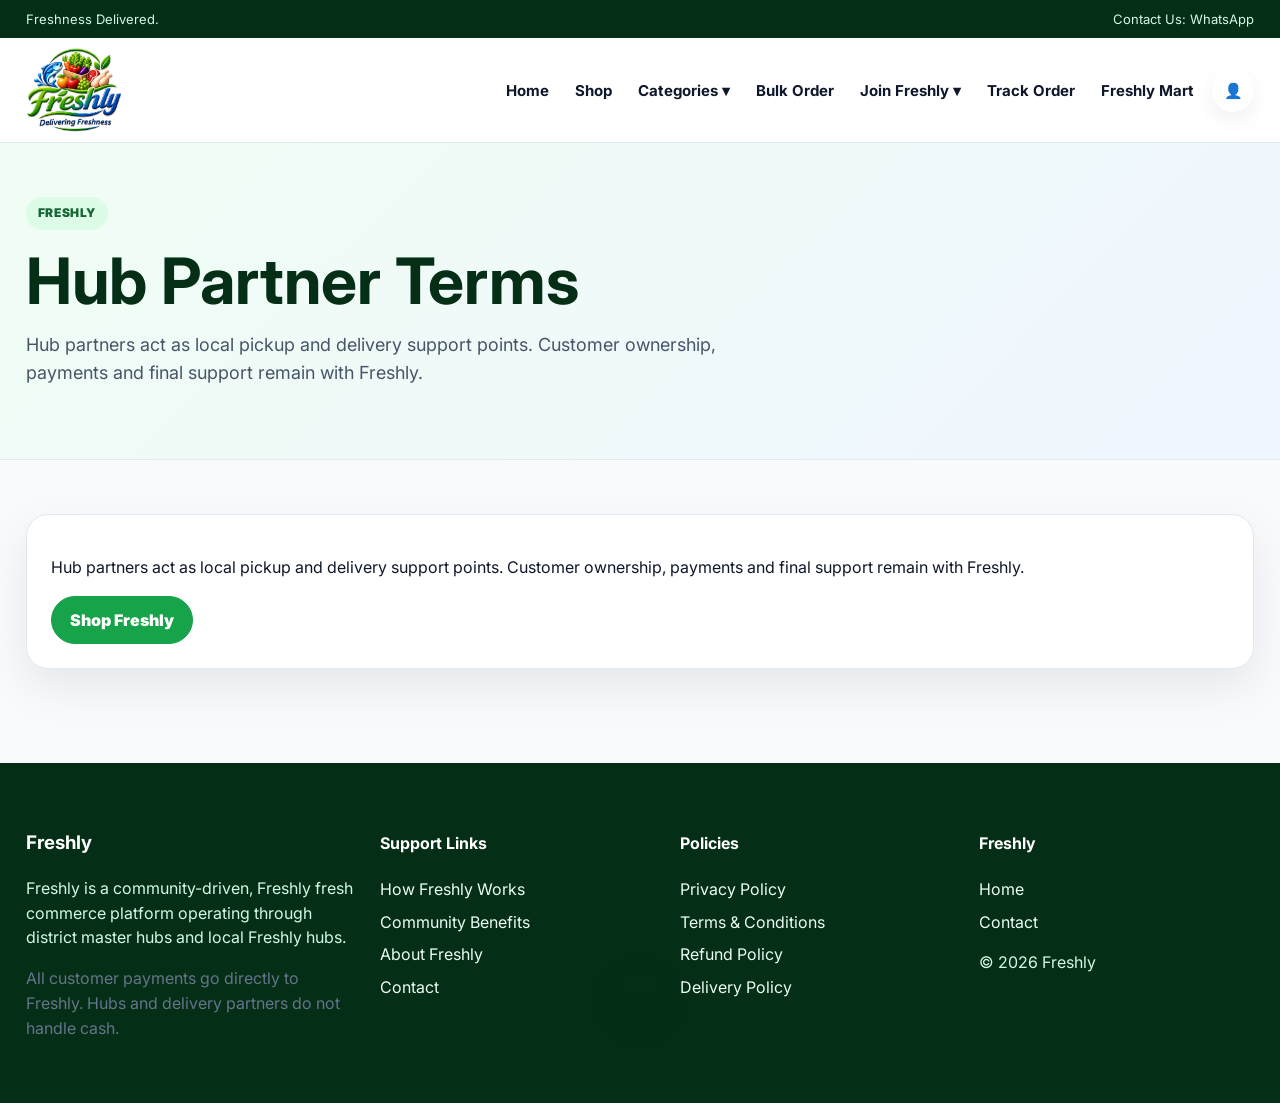
<file: hub-partner-terms.html>
<!DOCTYPE html><html lang="en"><head><meta charset="UTF-8"><meta name="viewport" content="width=device-width, initial-scale=1.0"><title>Hub Partner Terms</title><meta name="description" content="Freshly community-driven fresh commerce platform"><link rel="preconnect" href="https://fonts.googleapis.com"><link rel="preconnect" href="https://fonts.gstatic.com" crossorigin><link href="https://fonts.googleapis.com/css2?family=Inter:wght@400;500;600;700;800;900&display=swap" rel="stylesheet"><link rel="stylesheet" href="assets/styles.css"></head><body>
<div class="top-strip"><div class="container"><span>Freshness Delivered.</span><span>Contact Us: <a href="https://wa.me/919999999999" target="_blank" rel="noopener">WhatsApp</a></span></div></div>
<nav class="nav"><div class="container nav-inner">
  <a class="brand freshly-logo-brand" href="index.html" aria-label="Freshly Home"><img src="assets/freshly-logo-header.png" alt="Freshly logo"></a>
  <button class="mobile-toggle" type="button">Menu</button>
  <div class="menu">
    <a href="index.html">Home</a>
    <a href="index.html#shop">Shop</a>
    <div class="dropdown"><button class="dropdown-btn" type="button">Categories ▾</button><div class="dropdown-panel">
      <a href="index.html#shop" data-menu-cat="CAT-FISHSEA">Fish &amp; Seafood</a>
      <a href="index.html#shop" data-menu-cat="CAT-CHICKEN">Chicken</a>
      <a href="index.html#shop" data-menu-cat="CAT-MUTTON">Mutton</a>
      <a href="index.html#shop" data-menu-cat="CAT-EGGS">Eggs</a>
      <a href="index.html#shop" data-menu-cat="CAT-FV">Fruits &amp; Vegetables</a>
      <a href="index.html#shop" data-menu-cat="CAT-GROCERY">Groceries</a>
      <a href="index.html#shop" data-menu-cat="CAT-ESSENTIALS">Daily Essentials</a>
      <a href="index.html#shop" data-menu-cat="CAT-READY">Ready to Cook</a>
      <a href="index.html#shop" data-menu-cat="CAT-COMBO">Combo Packs</a>
    </div></div>
    <a href="bulk-orders.html">Bulk Order</a>
    <div class="dropdown"><button class="dropdown-btn" type="button">Join Freshly ▾</button><div class="dropdown-panel">
      <a href="join-freshly.html#hub">Become a Hub Partner</a>
      <a href="join-freshly.html#supplier">Become a Supplier</a>
      <a href="join-freshly.html#delivery">Become a Delivery Partner</a>
      <a href="join-freshly.html#district-master">Become a District Master</a>
      <a href="join-freshly.html#area-request">Start Freshly in My Area</a>
    </div></div>
    <a href="track-order.html">Track Order</a>
    <a href="freshly-mart.html">Freshly Mart</a>
  <a class="login-icon-link" href="customer-portal.html" title="Customer Login" aria-label="Customer Login">👤</a></div>
</div></nav>
<section class="hero-mini"><div class="container"><span class="eyebrow">Freshly</span><h1>Hub Partner Terms</h1><p class="section-lead">Hub partners act as local pickup and delivery support points. Customer ownership, payments and final support remain with Freshly.</p></div></section><section class="section"><div class="container card"><p>Hub partners act as local pickup and delivery support points. Customer ownership, payments and final support remain with Freshly.</p><a class="btn btn-primary" href="index.html#shop">Shop Freshly</a></div></section>
<footer class="footer"><div class="container footer-grid">
  <div><h3>Freshly</h3><p>Freshly is a community-driven, Freshly fresh commerce platform operating through district master hubs and local Freshly hubs.</p><p class="muted">All customer payments go directly to Freshly. Hubs and delivery partners do not handle cash.</p></div>
  <div><h4>Support Links</h4><a href="how-freshly-works.html">How Freshly Works</a><a href="community-benefits.html">Community Benefits</a><a href="about.html">About Freshly</a><a href="contact.html">Contact</a></div>
  <div><h4>Policies</h4><a href="privacy.html">Privacy Policy</a><a href="terms.html">Terms &amp; Conditions</a><a href="refund-policy.html">Refund Policy</a><a href="delivery-policy.html">Delivery Policy</a></div>
  <div><h4>Freshly</h4><a href="index.html#home">Home</a><a href="contact.html">Contact</a><p>© <span id="year"></span> Freshly</p></div>
</div></footer><div id="statusBox" class="status-box"></div>
<script src="assets/config.js"></script><script src="assets/app.js"></script></body></html>
</file>
<file: assets/styles.css>
:root{--green:#16a34a;--green-dark:#064e3b;--green-soft:#dcfce7;--blue:#0ea5e9;--orange:#f97316;--red:#dc2626;--text:#0f172a;--muted:#64748b;--line:#e2e8f0;--bg:#f8fafc;--card:#fff;--shadow:0 18px 45px rgba(15,23,42,.08);--radius:22px}
*{box-sizing:border-box}body{margin:0;font-family:Inter,Arial,sans-serif;background:var(--bg);color:var(--text);line-height:1.55}a{color:inherit;text-decoration:none}.container{width:min(1280px,96vw);margin:0 auto}.top-strip{background:#052e16;color:#d1fae5;font-size:13px}.top-strip .container{display:flex;justify-content:space-between;gap:16px;padding:9px 0}.nav{position:sticky;top:0;z-index:20;background:rgba(255,255,255,.92);backdrop-filter:blur(12px);border-bottom:1px solid var(--line)}.nav-inner{min-height:78px;display:flex;align-items:center;justify-content:space-between;gap:24px}.brand{display:flex;align-items:center;gap:10px;font-weight:900;color:var(--green-dark);font-size:22px;flex:0 0 auto;min-width:max-content}.brand img{height:44px;width:auto}.menu{display:flex;align-items:center;justify-content:flex-end;flex:1 1 auto;gap:10px;font-weight:700;font-size:15px}.menu>a,.dropdown-btn{display:flex;align-items:center;min-height:44px;padding:10px 8px;color:#0f172a;background:none;border:0;font:inherit;cursor:pointer;white-space:nowrap}.menu a:hover,.dropdown-btn:hover{color:var(--green)}.dropdown{position:relative}.dropdown-panel{position:absolute;right:0;top:42px;min-width:235px;background:#fff;border:1px solid var(--line);border-radius:18px;box-shadow:var(--shadow);padding:10px;display:none}.dropdown:hover .dropdown-panel{display:block}.dropdown-panel a{display:block;padding:10px;border-radius:12px;color:#0f172a}.dropdown-panel a:hover{background:var(--green-soft)}.mobile-toggle{display:none}.hero{padding:72px 0 46px;background:radial-gradient(circle at top right,#bbf7d0,transparent 36%),linear-gradient(135deg,#f0fdf4,#eff6ff)}.hero-grid{display:grid;grid-template-columns:1.2fr .8fr;gap:32px;align-items:center}.eyebrow{display:inline-flex;align-items:center;gap:8px;padding:7px 12px;border-radius:999px;background:var(--green-soft);color:#166534;font-weight:900;font-size:12px;text-transform:uppercase;letter-spacing:.06em}.hero h1,.hero-mini h1{font-size:clamp(34px,5vw,66px);line-height:1.02;margin:18px 0 14px;color:#052e16}.lead,.section-lead{font-size:18px;color:#475569;max-width:760px}.hero-actions,.pill-row{display:flex;flex-wrap:wrap;gap:12px;margin-top:22px}.pill{background:#fff;border:1px solid #bbf7d0;border-radius:999px;padding:9px 12px;font-weight:800;font-size:13px;color:#166534}.hero-card,.card{background:var(--card);border:1px solid var(--line);border-radius:var(--radius);box-shadow:var(--shadow);padding:24px}.location-card{border:2px solid #bbf7d0}.section{padding:54px 0}.hero-mini{padding:54px 0;background:linear-gradient(135deg,#f0fdf4,#eff6ff);border-bottom:1px solid var(--line)}.grid{display:grid;gap:20px}.grid-2{grid-template-columns:repeat(2,1fr)}.grid-3{grid-template-columns:repeat(3,1fr)}.grid-4{grid-template-columns:repeat(4,1fr)}.full{grid-column:1/-1}.highlight{background:#ecfdf5;border-color:#86efac}.split-line{display:flex;justify-content:space-between;align-items:center;gap:16px;flex-wrap:wrap}.toolbar{display:flex;gap:14px;align-items:center;justify-content:space-between;margin:24px 0}.category-tabs{display:flex;gap:10px;flex-wrap:wrap}.tab{border:1px solid var(--line);background:#fff;border-radius:999px;padding:10px 14px;font-weight:800;cursor:pointer}.tab.active,.tab:hover{background:var(--green);color:#fff;border-color:var(--green)}.search-box{max-width:360px}.product-grid{display:grid;grid-template-columns:repeat(4,minmax(0,1fr));gap:20px;align-items:stretch}.product-card{display:flex;flex-direction:column;height:100%;background:#fff;border:1px solid var(--line);border-radius:22px;overflow:hidden;box-shadow:0 12px 28px rgba(15,23,42,.06);transition:.2s;position:relative}.product-card:hover{transform:translateY(-3px);box-shadow:var(--shadow)}.product-img{height:155px;background:linear-gradient(135deg,#f0fdf4,#e0f2fe);display:flex;align-items:center;justify-content:center;cursor:pointer}.product-img img{width:100%;height:100%;object-fit:cover}.emoji{font-size:58px}.product-body{padding:18px;display:flex;flex-direction:column;gap:8px;flex:1}.product-body h3{margin:4px 0 2px;font-size:17px;line-height:1.3;min-height:44px}.product-min-meta{font-size:13px;color:var(--muted);font-weight:800}.price{font-size:21px;font-weight:900;color:#166534}.mrp{text-decoration:line-through;color:#94a3b8;font-size:13px}.stock{display:inline-block;border-radius:999px;padding:4px 9px;font-size:11px;font-weight:900}.stock.ok{background:#dcfce7;color:#166534}.stock.limited{background:#ffedd5;color:#9a3412}.stock.out{background:#fee2e2;color:#991b1b}.btn{display:inline-flex;align-items:center;justify-content:center;border:1px solid var(--line);border-radius:999px;padding:11px 18px;background:#fff;font-weight:900;cursor:pointer;gap:8px}.btn:hover{transform:translateY(-1px)}.btn-primary{background:var(--green);color:#fff;border-color:var(--green)}.btn-orange{background:var(--orange);color:#fff;border-color:var(--orange)}.btn-danger{background:#fee2e2;color:#991b1b;border-color:#fecaca}.btn-small{padding:7px 12px;font-size:13px}.input,select,textarea{width:100%;border:1px solid var(--line);border-radius:14px;padding:12px 13px;background:#fff;font:inherit}label{display:block;font-size:13px;font-weight:900;margin:10px 0 5px;color:#334155}.form-grid{display:grid;grid-template-columns:repeat(2,1fr);gap:14px}.form-stack{display:grid;gap:6px}.form-actions{display:flex;align-items:end}.muted{color:var(--muted)}.notice,.warning,.danger-note{border-radius:16px;padding:14px;margin:12px 0}.notice{background:#ecfdf5;border:1px solid #bbf7d0;color:#14532d}.warning{background:#fff7ed;border:1px solid #fed7aa;color:#9a3412}.danger-note{background:#fef2f2;border:1px solid #fecaca;color:#991b1b}.mini{font-size:13px}.hidden{display:none!important}.drawer{position:fixed;right:-420px;top:0;width:min(420px,94vw);height:100vh;background:#fff;z-index:50;box-shadow:-18px 0 45px rgba(15,23,42,.16);padding:22px;transition:.25s;overflow:auto}.drawer.open{right:0}.drawer-header{display:flex;align-items:center;justify-content:space-between}.cart-line{display:flex;justify-content:space-between;gap:14px;border-bottom:1px solid var(--line);padding:14px 0}.cart-total{border-top:2px solid var(--line);padding-top:18px;margin-top:16px}.cart-float{position:fixed;right:20px;bottom:20px;z-index:30}.modal{position:fixed;inset:0;background:rgba(15,23,42,.56);z-index:60;display:none;align-items:center;justify-content:center;padding:18px}.modal.open{display:flex}.modal-card{width:min(860px,96vw);max-height:92vh;overflow:auto;background:#fff;border-radius:26px;padding:24px;box-shadow:var(--shadow)}.product-detail-modal{width:min(960px,96vw)}.product-detail-grid{display:grid;grid-template-columns:.9fr 1.1fr;gap:22px}.detail-image{min-height:285px;background:linear-gradient(135deg,#f0fdf4,#e0f2fe);border-radius:24px;display:flex;align-items:center;justify-content:center;overflow:hidden}.detail-image img{width:100%;height:100%;object-fit:cover}.detail-options{display:grid;grid-template-columns:repeat(2,1fr);gap:12px;margin:18px 0}.option-chip{border:1px solid var(--line);padding:12px;border-radius:14px;font-weight:800;background:#fff}.status-box{position:fixed;left:50%;bottom:24px;transform:translateX(-50%) translateY(120px);background:#052e16;color:#fff;padding:13px 20px;border-radius:999px;box-shadow:var(--shadow);z-index:100;transition:.25s;max-width:90vw;text-align:center}.status-box.show{transform:translateX(-50%) translateY(0)}.footer{background:#052e16;color:#d1fae5;padding:46px 0;margin-top:40px}.footer-grid{display:grid;grid-template-columns:1.2fr 1fr 1fr 1fr;gap:24px}.footer a{display:block;color:#ecfdf5;margin:8px 0}.footer h3,.footer h4{color:#fff}.table-wrap{overflow:auto;margin-top:16px}.table{width:100%;border-collapse:collapse;background:#fff;border-radius:16px;overflow:hidden}.table th,.table td{padding:10px 12px;border-bottom:1px solid var(--line);text-align:left;font-size:13px}.table th{background:#f1f5f9;font-weight:900}.admin-shell{display:grid;grid-template-columns:280px 1fr;min-height:100vh}.admin-sidebar{background:#052e16;color:#d1fae5;padding:22px;position:sticky;top:0;height:100vh;overflow:auto}.admin-brand{display:flex;align-items:center;gap:10px;font-size:22px;font-weight:900;margin-bottom:20px}.admin-brand img{height:42px;background:#fff;border-radius:12px;padding:4px}.admin-sidebar nav{display:grid;gap:8px}.admin-tab{background:rgba(255,255,255,.08);border:1px solid rgba(255,255,255,.12);color:#ecfdf5;border-radius:14px;padding:12px;text-align:left;font-weight:900;cursor:pointer}.admin-tab.active,.admin-tab:hover{background:#16a34a;color:#fff}.admin-main{padding:28px;overflow:auto}.admin-login{max-width:760px;margin:60px auto}.admin-panel{display:none;margin-top:24px}.admin-panel.active{display:block}.metric-grid{display:grid;grid-template-columns:repeat(4,1fr);gap:16px;margin:20px 0}.metric-card{background:#fff;border:1px solid var(--line);border-radius:18px;padding:18px;box-shadow:0 10px 24px rgba(15,23,42,.06)}.metric-card strong{font-size:30px;color:#166534}.login-badge{display:inline-block;background:#dcfce7;color:#166534;border-radius:999px;padding:7px 10px;font-weight:900}
@media(max-width:980px){.hero-grid,.grid-2,.grid-3,.grid-4,.product-detail-grid{grid-template-columns:1fr}.product-grid{grid-template-columns:repeat(2,1fr)}.menu{display:none;position:absolute;left:0;right:0;top:76px;background:#fff;border-bottom:1px solid var(--line);padding:14px;flex-direction:column;align-items:stretch}.menu.open{display:flex}.dropdown-panel{position:static;box-shadow:none;display:block;border-radius:14px;margin-top:6px}.mobile-toggle{display:block}.toolbar{align-items:stretch;flex-direction:column}.search-box{max-width:none}.footer-grid{grid-template-columns:1fr 1fr}.admin-shell{grid-template-columns:1fr}.admin-sidebar{position:relative;height:auto}.metric-grid{grid-template-columns:1fr 1fr}.admin-main{padding:18px}.nav-inner{gap:12px}.brand img{height:40px}.menu>a,.dropdown-btn{padding:10px 4px}}
@media(max-width:620px){.product-grid{grid-template-columns:1fr}.form-grid,.detail-options{grid-template-columns:1fr}.footer-grid,.metric-grid{grid-template-columns:1fr}.top-strip .container{flex-direction:column}.hero{padding:42px 0}.hero h1{font-size:38px}.split-line{align-items:flex-start;flex-direction:column}.nav-inner{height:auto;min-height:70px}.brand img{height:42px}}

.card-actions{display:flex;gap:10px;flex-wrap:wrap;margin-top:auto;padding-top:10px}.card-actions .btn{flex:1 1 140px}.standalone-detail{padding:28px}.detail-form{margin-top:18px}.detail-form .card-actions{justify-content:flex-start}.detail-form .btn{min-width:170px}

/* V2.2 header, location dropdown, customer icon, promotional slider */
.nav{position:sticky;top:0;z-index:30}
.nav-top-row{min-height:34px;display:flex;align-items:center;justify-content:space-between;gap:16px;padding-top:8px}
.nav-tagline{font-size:12px;font-weight:900;color:#047857;white-space:nowrap;overflow:hidden;text-overflow:ellipsis}
.location-dropdown{position:relative;margin-left:auto}
.location-toggle{border:1px solid var(--line);background:#fff;border-radius:999px;padding:8px 13px;font-weight:900;color:#064e3b;cursor:pointer;box-shadow:0 8px 20px rgba(15,23,42,.06)}
.location-dropdown-panel{position:absolute;right:0;top:42px;width:min(360px,94vw);background:#fff;border:1px solid var(--line);border-radius:22px;box-shadow:var(--shadow);padding:18px;display:none;z-index:60}
.location-dropdown-panel.open{display:block}
.btn-full{width:100%;margin:8px 0}
.login-icon-link{width:42px;height:42px;border-radius:50%;border:1px solid var(--line);display:inline-flex;align-items:center;justify-content:center;background:#fff;font-size:20px;box-shadow:0 8px 20px rgba(15,23,42,.06);flex:0 0 auto}
.login-icon-link:hover{background:var(--green-soft)}
.brand{max-width:150px}
.brand img{max-width:140px;object-fit:contain}
.promo-slider{position:relative;overflow:hidden;background:linear-gradient(135deg,#ecfdf5,#eff6ff);border-bottom:1px solid var(--line)}
.promo-track{display:flex;width:300%;transition:transform .55s ease}
.promo-slide{width:100%;min-height:170px;padding:34px max(4vw,28px);display:flex;align-items:center;justify-content:space-between;gap:24px}
.promo-slide h2{margin:10px 0 6px;color:#052e16;font-size:clamp(24px,3vw,42px);line-height:1.05}
.promo-slide p{margin:0;color:#475569;font-weight:600}
.promo-dots{position:absolute;left:50%;bottom:12px;transform:translateX(-50%);display:flex;gap:8px}
.promo-dots button{width:9px;height:9px;border:0;border-radius:50%;background:#94a3b8;cursor:pointer}
.promo-dots button.active{background:var(--green)}
.hero{padding-top:48px}
.product-card .btn-primary{background:var(--green);border-color:var(--green)}
.product-detail-modal{max-width:980px}
@media(max-width:980px){
  .nav-top-row{flex-direction:column;align-items:stretch;padding-bottom:8px}
  .nav-tagline{text-align:center}
  .location-dropdown{width:100%}
  .location-toggle{width:100%}
  .location-dropdown-panel{left:0;right:auto;width:100%}
  .promo-slide{flex-direction:column;align-items:flex-start;padding:28px 22px 42px}
  .login-icon-link{align-self:flex-start}
}

/* V2.3 public cleanup */
#shop.section{padding-top:44px}
.promo-slider + #shop,.promo-slider + .section{margin-top:0}

/* V2.4 public customer-focused refinements */
.promo-slide{min-height:300px;padding-top:54px;padding-bottom:64px}
.promo-slide h2{font-size:clamp(34px,4.8vw,68px);max-width:940px}
.promo-slide p{font-size:19px;max-width:720px}
.quick-search-section{padding:26px 0 10px;background:#fff}
.quick-search-card{display:flex;align-items:center;justify-content:space-between;gap:24px;background:#ffffff;border:1px solid var(--line);border-radius:24px;box-shadow:var(--shadow);padding:22px 24px}
.quick-search-card h2{margin:0 0 4px;color:#052e16}
.quick-search-box{display:flex;gap:12px;align-items:center;min-width:min(520px,100%)}
.quick-search-box .input{min-width:320px}
.nav-tagline{font-size:13px}
@media(max-width:760px){
  .promo-slide{min-height:340px}
  .quick-search-card{flex-direction:column;align-items:stretch}
  .quick-search-box{flex-direction:column;align-items:stretch}
  .quick-search-box .input{min-width:0}
}

/* V2.5 quantity-based pricing */
.line-summary{font-size:15px;line-height:1.7;margin-top:16px}
.product-body .price{white-space:nowrap}
.cart-line>div:last-child{text-align:right;min-width:94px}

/* V2.7 checkout location/address */
.checkout-address-card{margin:18px 0;padding:18px;border:1px solid var(--line);border-radius:20px;background:#f8fafc}
.checkout-address-card h3{margin:0 0 4px;color:#052e16}
.checkout-address-card .split-line{align-items:flex-start}
.checkout-address-card .notice a{font-weight:900;text-decoration:underline}
@media(max-width:760px){.checkout-address-card .split-line{flex-direction:column}.checkout-address-card #useCurrentLocationBtn{width:100%}}


/* V2.8.1 Shop toolbar alignment: search above categories */
.toolbar {
  display: flex !important;
  flex-direction: column !important;
  align-items: stretch !important;
  justify-content: flex-start !important;
  gap: 18px !important;
  margin: 24px 0 !important;
}

.search-box {
  width: 100% !important;
  max-width: 560px !important;
  margin-left: auto !important;
}

.search-box input,
#catalogSearch {
  width: 100% !important;
}

.category-tabs {
  width: 100% !important;
  display: flex !important;
  flex-wrap: wrap !important;
  gap: 12px !important;
  align-items: center !important;
  justify-content: flex-start !important;
}

/* On mobile, keep search full width above categories */
@media (max-width: 760px) {
  .search-box {
    max-width: none !important;
    margin-left: 0 !important;
  }
}

/* V2.9 backend managed banners */
.promo-slide.backend-banner{
  background:linear-gradient(135deg,#ecfdf5,#eff6ff);
  background-size:cover;
  background-position:center right;
}
.promo-slide.backend-banner.has-image{
  min-height:360px;
}
.promo-slide.backend-banner h2,
.promo-slide.backend-banner p,
.promo-slide.backend-banner .eyebrow{
  text-shadow:0 1px 0 rgba(255,255,255,.55);
}
@media(max-width:760px){
  .promo-slide.backend-banner.has-image{
    min-height:420px;
    background-position:center bottom;
  }
}

/* V2.9.1 image-only banner display */
.promo-slide.image-only{
  padding:0 !important;
  min-height:0 !important;
  background:#fff !important;
  display:block !important;
}
.promo-slide.image-only .banner-image-link{
  display:block;
  width:100%;
  height:100%;
}
.promo-slide.image-only img{
  width:100%;
  height:auto;
  display:block;
  object-fit:cover;
}
.promo-track:has(.image-only){
  align-items:stretch;
}


/* V2.9.2 slider width/height and larger header logo */
.brand{max-width:220px !important}
.brand img{height:60px !important;max-width:190px !important;width:auto !important;object-fit:contain}
.nav-inner{min-height:88px !important}

.promo-slider{
  width:min(1200px,94vw);
  margin:18px auto 28px;
  border:1px solid var(--line);
  border-radius:24px;
  overflow:hidden;
  box-shadow:0 16px 40px rgba(15,23,42,.08);
}
.promo-dots{bottom:10px}

/* Reduce overlay banner height */
.promo-slide.backend-banner{
  min-height:250px;
  padding:26px max(3vw,24px) 42px;
}
.promo-slide.backend-banner.has-image{
  min-height:250px !important;
}
.promo-slide.backend-banner h2{
  font-size:clamp(26px,3.4vw,48px);
  max-width:760px;
}
.promo-slide.backend-banner p{
  font-size:17px;
  max-width:620px;
}

/* Reduce image-only banner height */
.promo-slide.image-only img{
  width:100%;
  height:260px;
  object-fit:cover;
  object-position:center;
}

@media(max-width:980px){
  .brand img{height:54px !important;max-width:170px !important}
  .nav-inner{min-height:84px !important}
}

@media(max-width:760px){
  .promo-slider{
    width:min(96vw,96vw);
    margin:14px auto 22px;
    border-radius:18px;
  }
  .promo-slide.backend-banner,
  .promo-slide.backend-banner.has-image{
    min-height:190px !important;
    padding:18px 18px 34px;
    background-position:center center !important;
  }
  .promo-slide.backend-banner h2{
    font-size:clamp(22px,6vw,32px);
  }
  .promo-slide.backend-banner p{
    font-size:14px;
  }
  .promo-slide.image-only img{
    height:180px;
  }
  .brand img{height:48px !important;max-width:156px !important}
}

/* V2.9.3 header, partner portal and banner fit adjustments */
.nav-top-row{
  justify-content:flex-end !important;
  min-height:30px !important;
  padding-top:6px !important;
}
.nav-tagline{display:none !important}

.promo-slider{
  width:min(1120px,94vw) !important;
  margin:16px auto 24px !important;
  border-radius:22px !important;
  background:#ffffff !important;
}
.promo-track{
  align-items:center !important;
}
.promo-slide.backend-banner{
  min-height:220px !important;
  padding:22px max(3vw,22px) 36px !important;
}
.promo-slide.backend-banner.has-image{
  min-height:220px !important;
}
.promo-slide.backend-banner h2{
  font-size:clamp(24px,3vw,42px) !important;
}
.promo-slide.backend-banner p{
  font-size:16px !important;
}

.promo-slide.image-only{
  height:240px !important;
  display:flex !important;
  align-items:center !important;
  justify-content:center !important;
  background:#fff !important;
}
.promo-slide.image-only .banner-image-link{
  width:100%;
  height:100%;
  display:flex !important;
  align-items:center !important;
  justify-content:center !important;
}
.promo-slide.image-only img{
  width:100% !important;
  height:100% !important;
  object-fit:contain !important;
  object-position:center center !important;
  background:#fff !important;
}

.brand{max-width:240px !important}
.brand img{height:64px !important;max-width:205px !important;width:auto !important;object-fit:contain !important}
.nav-inner{min-height:92px !important}

@media(max-width:980px){
  .brand img{height:56px !important;max-width:180px !important}
  .nav-inner{min-height:84px !important}
}

@media(max-width:760px){
  .promo-slider{
    width:96vw !important;
    margin:12px auto 20px !important;
    border-radius:18px !important;
  }
  .promo-slide.image-only{
    height:170px !important;
  }
  .promo-slide.backend-banner,
  .promo-slide.backend-banner.has-image{
    min-height:175px !important;
    padding:16px 16px 30px !important;
  }
  .brand img{height:50px !important;max-width:160px !important}
  .nav-top-row{padding-bottom:6px !important}
}

/* V2.9.4 full-width homepage banners */
.promo-slider{
  width:100% !important;
  max-width:none !important;
  margin:0 auto 24px !important;
  border-radius:0 !important;
  border-left:0 !important;
  border-right:0 !important;
  box-shadow:none !important;
  background:#ffffff !important;
}
.promo-track{
  align-items:stretch !important;
}
.promo-slide.image-only{
  height:300px !important;
  width:100% !important;
}
.promo-slide.image-only img{
  width:100% !important;
  height:100% !important;
  object-fit:cover !important;
  object-position:center center !important;
}
.promo-slide.backend-banner,
.promo-slide.backend-banner.has-image{
  min-height:300px !important;
  width:100% !important;
  padding:34px max(6vw,32px) 48px !important;
}
.promo-slide.backend-banner h2{
  font-size:clamp(28px,4vw,56px) !important;
  max-width:880px !important;
}
.promo-slide.backend-banner p{
  font-size:18px !important;
  max-width:700px !important;
}
.promo-dots{
  bottom:14px !important;
}
@media(max-width:760px){
  .promo-slider{
    width:100% !important;
    margin:0 auto 20px !important;
    border-radius:0 !important;
  }
  .promo-slide.image-only{
    height:190px !important;
  }
  .promo-slide.backend-banner,
  .promo-slide.backend-banner.has-image{
    min-height:210px !important;
    padding:20px 18px 38px !important;
  }
  .promo-slide.backend-banner h2{
    font-size:clamp(23px,7vw,34px) !important;
  }
  .promo-slide.backend-banner p{
    font-size:14px !important;
  }
}

/* V2.9.6 partner dashboards */
.partner-hero{background:linear-gradient(135deg,#ecfdf5,#eff6ff)}
.partner-login-card{margin-bottom:24px}
.partner-metrics{margin:24px 0}
.partner-metrics .metric-card span{display:block;color:#64748b;font-weight:900;font-size:13px}
.partner-metrics .metric-card small{display:block;color:#64748b;margin-top:4px}
.dashboard-grid{grid-template-columns:1fr}
.dashboard-panel h3{margin-top:0}
.dashboard-panel .table td,.dashboard-panel .table th{white-space:nowrap}
@media(max-width:760px){
  .partner-login-card .form-grid{grid-template-columns:1fr}
  .partner-metrics{grid-template-columns:1fr}
}

/* V2.9.7 logo fallback and partner portal fixes */
.brand-text-logo{
  display:inline-flex !important;
  align-items:center !important;
  justify-content:center !important;
  min-width:160px !important;
  max-width:260px !important;
  height:72px !important;
  font-size:36px !important;
  font-weight:1000 !important;
  color:#064e3b !important;
  letter-spacing:-1.4px !important;
  line-height:1 !important;
}
.brand-text-logo .brand-leaf{
  position:relative;
  display:inline-block;
}
.brand-text-logo .brand-leaf::after{
  content:"";
  position:absolute;
  right:-18px;
  top:-8px;
  width:16px;
  height:25px;
  background:#16a34a;
  border-radius:16px 2px 16px 2px;
  transform:rotate(28deg);
}
.nav-inner{
  align-items:center !important;
}
.partner-hero .section-lead{
  max-width:900px;
}
@media(max-width:760px){
  .brand-text-logo{
    min-width:120px !important;
    height:56px !important;
    font-size:30px !important;
  }
}

/* V2.9.8 attached Freshly logo */
.freshly-logo-brand{
  display:flex !important;
  align-items:center !important;
  justify-content:flex-start !important;
  min-width:190px !important;
  max-width:250px !important;
  height:92px !important;
  overflow:visible !important;
}
.freshly-logo-brand img{
  display:block !important;
  height:86px !important;
  width:auto !important;
  max-width:240px !important;
  object-fit:contain !important;
}
.brand-text-logo .brand-leaf::after{
  display:none !important;
}
.nav-inner{
  min-height:104px !important;
  align-items:center !important;
}
.menu{
  align-items:center !important;
}
@media(max-width:980px){
  .freshly-logo-brand{
    min-width:160px !important;
    max-width:210px !important;
    height:82px !important;
  }
  .freshly-logo-brand img{
    height:76px !important;
    max-width:205px !important;
  }
  .nav-inner{
    min-height:94px !important;
  }
}
@media(max-width:760px){
  .freshly-logo-brand{
    min-width:130px !important;
    max-width:180px !important;
    height:70px !important;
  }
  .freshly-logo-brand img{
    height:64px !important;
    max-width:170px !important;
  }
  .nav-inner{
    min-height:82px !important;
  }
}

/* V2.9.9 country selector */
.location-dropdown-panel label:first-of-type{
  margin-top:4px;
}
.location-dropdown-panel select#countrySelect{
  border-color:#86efac;
  font-weight:800;
}
.country-note{
  font-size:12px;
  color:#64748b;
}

/* V2.9.10 backend banner fit controls */
.promo-slider{
  margin:0 auto 12px !important;
  background:#fff !important;
}
.promo-slide.backend-banner{
  min-height:var(--banner-height,320px) !important;
  height:var(--banner-height,320px) !important;
}
.promo-slide.backend-banner.has-image{
  min-height:var(--banner-height,320px) !important;
  height:var(--banner-height,320px) !important;
  background-size:cover !important;
  background-position:var(--banner-position,center center) !important;
}
.promo-slide.image-only{
  height:var(--banner-height,320px) !important;
  min-height:var(--banner-height,320px) !important;
  padding:0 !important;
  background:#fff !important;
}
.promo-slide.image-only .banner-image-link{
  width:100% !important;
  height:100% !important;
  display:flex !important;
  align-items:center !important;
  justify-content:center !important;
}
.promo-slide.image-only img{
  width:100% !important;
  height:100% !important;
  object-fit:var(--banner-fit,contain) !important;
  object-position:var(--banner-position,center center) !important;
  display:block !important;
  background:#fff !important;
}
.promo-dots{
  bottom:8px !important;
}
@media(max-width:760px){
  .promo-slide.backend-banner,
  .promo-slide.backend-banner.has-image,
  .promo-slide.image-only{
    height:min(var(--banner-height,320px), 210px) !important;
    min-height:min(var(--banner-height,320px), 210px) !important;
  }
}

/* V2.9.11 full-cover banner default */
.promo-slide.image-only img{
  object-fit:var(--banner-fit,cover) !important;
}
.promo-slide.backend-banner.has-image{
  background-size:cover !important;
}

/* V2.9.12 homepage opens with banner */
.promo-slider{
  display:block !important;
  min-height:320px !important;
  margin:0 auto 12px !important;
  background:#ffffff !important;
}
.promo-track{
  min-height:320px !important;
}
.promo-slide{
  min-height:320px !important;
}
@media(max-width:760px){
  .promo-slider,
  .promo-track,
  .promo-slide{
    min-height:210px !important;
  }
}

/* V2.9.14 catalogue loading safety */
.product-grid .card.full{
  grid-column:1 / -1;
}
.product-img-placeholder{
  display:flex;
  align-items:center;
  justify-content:center;
  min-height:150px;
  background:linear-gradient(135deg,#ecfdf5,#eff6ff);
  border-radius:18px;
  color:#064e3b;
  font-weight:900;
}

/* V2.9.17 location hub list visibility fix */
.nav,
.nav-top-row,
.location-dropdown{
  position:relative;
  z-index:5000;
}
.location-dropdown-panel{
  z-index:99999 !important;
  max-height:calc(100vh - 125px) !important;
  overflow-y:auto !important;
  overflow-x:hidden !important;
  padding-bottom:96px !important;
  overscroll-behavior:contain;
}
.location-dropdown-panel select,
.location-dropdown-panel input{
  position:relative;
  z-index:2;
}
body.location-panel-open{
  overflow:hidden;
}
body.location-panel-open [data-open-cart],
body.location-panel-open .cart-floating,
body.location-panel-open .cart-pill,
body.location-panel-open .floating-cart,
body.location-panel-open .sticky-cart,
body.location-panel-open .split-line [data-open-cart]{
  visibility:hidden !important;
  pointer-events:none !important;
}
.location-dropdown-panel .btn,
.location-dropdown-panel #hubSelect,
.location-dropdown-panel #locationResult{
  width:100%;
}
@media(max-width:760px){
  .location-dropdown-panel{
    position:fixed !important;
    left:12px !important;
    right:12px !important;
    top:96px !important;
    width:auto !important;
    max-width:none !important;
    max-height:calc(100vh - 112px) !important;
    border-radius:24px !important;
    padding:22px !important;
    padding-bottom:110px !important;
  }
  .location-toggle{
    max-width:calc(100vw - 24px);
    white-space:nowrap;
    overflow:hidden;
    text-overflow:ellipsis;
  }
}
</file>
